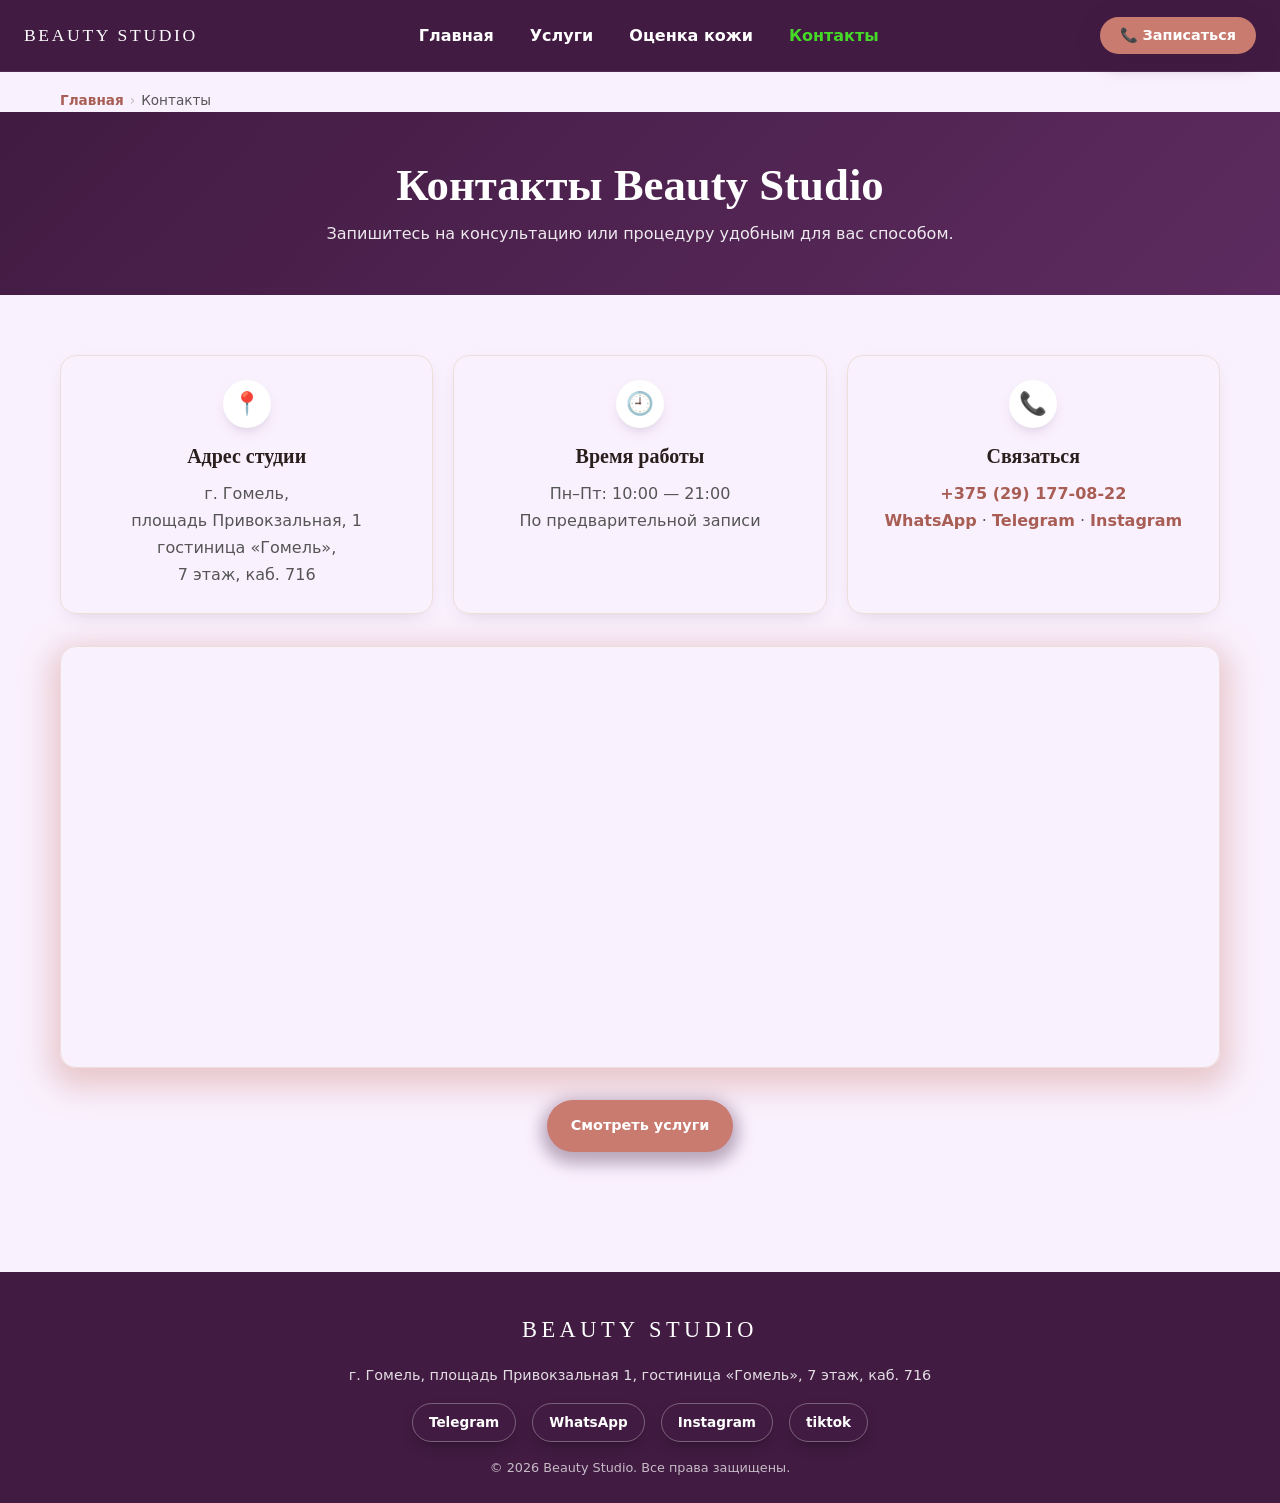
<file: contacts.html>
<!DOCTYPE html>
<html lang="ru">
<head>
    <meta charset="UTF-8">
    <meta name="viewport" content="width=device-width, initial-scale=1.0">
    <meta http-equiv="Content-Security-Policy" content="default-src 'self'; base-uri 'none'; form-action 'self'; connect-src 'self'; frame-src 'self' https://www.google.com; manifest-src 'self'; script-src 'self' 'nonce-abc123'; style-src 'self' fonts.googleapis.com; font-src 'self' fonts.gstatic.com; img-src 'self' data:; object-src 'none';">
    <meta name="theme-color" content="#411B42">
    <meta name="referrer" content="strict-origin-when-cross-origin">
    <title>Контакты Beauty Studio — косметология в Гомеле</title>
    <meta name="description" content="Контакты Beauty Studio: адрес, телефон, мессенджеры и схема проезда. Косметология в Гомеле, площадь Привокзальная 1, гостиница «Гомель», 7 этаж, каб. 716.">
    <link rel="canonical" href="https://kukoleva.github.io/cosmetologia/contacts.html">
    <link rel="icon" type="image/svg+xml" href="images/favicon.svg">
    <link rel="icon" type="image/png" sizes="96x96" href="images/favicon-96x96.png">
    <link rel="shortcut icon" href="images/favicon.ico">
    <link rel="apple-touch-icon" href="images/apple-touch-icon.png">
    <meta property="og:type" content="website">
    <meta property="og:title" content="Контакты Beauty Studio">
    <meta property="og:description" content="Адрес, телефон и мессенджеры косметологической студии Beauty Studio в Гомеле.">
    <meta property="og:url" content="https://kukoleva.github.io/cosmetologia/contacts.html">
    <meta property="og:image" content="https://kukoleva.github.io/cosmetologia/images/IMG_logo.jpeg">
    <link rel="preconnect" href="https://fonts.googleapis.com">
    <link rel="preconnect" href="https://fonts.gstatic.com" crossorigin>
    <link href="https://fonts.googleapis.com/css2?family=Cormorant+Garamond:wght@500;600&family=Karla:wght@400;600&display=swap" rel="stylesheet">
    <link rel="stylesheet" href="css/style.css">
    <script nonce="abc123" defer src="js/main.js"></script>
    <script type="application/ld+json" nonce="abc123">
    {
      "@context": "https://schema.org",
      "@type": "BeautySalon",
      "@id": "https://kukoleva.github.io/cosmetologia/#salon",
      "name": "Beauty Studio",
      "url": "https://kukoleva.github.io/cosmetologia/",
      "image": "https://kukoleva.github.io/cosmetologia/images/IMG_logo.jpeg",
      "telephone": "+375291770822",
      "priceRange": "$$",
      "description": "Студия эстетической косметологии в Гомеле",
      "address": {
        "@type": "PostalAddress",
        "streetAddress": "площадь Привокзальная, 1, гостиница «Гомель», 7 этаж, каб. 716",
        "addressLocality": "Гомель",
        "postalCode": "246000",
        "addressCountry": "BY"
      },
      "geo": { "@type": "GeoCoordinates", "latitude": 52.431244, "longitude": 30.992874 },
      "openingHoursSpecification": {
        "@type": "OpeningHoursSpecification",
        "dayOfWeek": ["Monday", "Tuesday", "Wednesday", "Thursday", "Friday"],
        "opens": "10:00",
        "closes": "21:00"
      }
    }
    </script>
    <script type="application/ld+json" nonce="abc123">
    {
      "@context": "https://schema.org",
      "@type": "BreadcrumbList",
      "itemListElement": [
        { "@type": "ListItem", "position": 1, "name": "Главная", "item": "https://kukoleva.github.io/cosmetologia/" },
        { "@type": "ListItem", "position": 2, "name": "Контакты", "item": "https://kukoleva.github.io/cosmetologia/contacts.html" }
      ]
    }
    </script>
</head>
<body>
    <header class="header">
        <a href="index.html" class="logo" aria-label="Beauty Studio — на главную"><span class="logo__tag">Beauty Studio</span></a>
        <nav class="nav" id="nav" aria-label="Главное меню">
            <a href="index.html">Главная</a>
            <a href="services.html">Услуги</a>
            <a href="skin-test.html">Оценка кожи</a>
            <a href="contacts.html" class="active">Контакты</a>
        </nav>
        <div class="nav-overlay" id="navOverlay" aria-hidden="true"></div>
        <button class="cta-btn" type="button" data-call aria-label="Записаться">📞 Записаться</button>
        <button class="burger" id="burger" type="button" aria-label="Открыть меню" aria-expanded="false" aria-controls="nav"><span></span><span></span><span></span></button>
    </header>

    <main id="top">
        <nav class="breadcrumbs" aria-label="Хлебные крошки">
            <div class="container">
                <ol>
                    <li><a href="index.html">Главная</a></li>
                    <li aria-current="page">Контакты</li>
                </ol>
            </div>
        </nav>

        <section class="page-hero">
            <h1>Контакты Beauty Studio</h1>
            <p>Запишитесь на консультацию или процедуру удобным для вас способом.</p>
        </section>

        <section class="section">
            <div class="container">
                <div class="contacts-grid">
                    <div class="contacts-card">
                        <span class="contacts-card__icon" aria-hidden="true">📍</span>
                        <h2 class="contacts-card__label">Адрес студии</h2>
                        <address class="contacts-card__address">
                            г. Гомель,<br>
                            площадь Привокзальная, 1<br>
                            гостиница «Гомель»,<br>
                            7 этаж, каб. 716
                        </address>
                    </div>
                    <div class="contacts-card">
                        <span class="contacts-card__icon" aria-hidden="true">🕘</span>
                        <h2 class="contacts-card__label">Время работы</h2>
                        <p class="contacts-card__text">Пн–Пт: 10:00 — 21:00</p>
                        <p class="contacts-card__text">По предварительной записи</p>
                    </div>
                    <div class="contacts-card">
                        <span class="contacts-card__icon" aria-hidden="true">📞</span>
                        <h2 class="contacts-card__label">Связаться</h2>
                        <p class="contacts-card__text"><a href="tel:+375291770822">+375 (29) 177-08-22</a></p>
                        <p class="contacts-card__text">
                            <a href="https://wa.me/375291770822" target="_blank" rel="noopener">WhatsApp</a> ·
                            <a href="https://t.me/kukoleva_cosmetology/" target="_blank" rel="noopener">Telegram</a> ·
                            <a href="https://instagram.com/kukoleva_cosmetology/" target="_blank" rel="noopener">Instagram</a>
                        </p>
                    </div>
                </div>

                <div class="contacts-map mt-32">
                    <iframe title="Карта проезда: Beauty Studio, Гомель, площадь Привокзальная 1" src="https://www.google.com/maps?q=52.431244,30.992874&hl=ru&z=17&output=embed" loading="lazy" referrerpolicy="no-referrer-when-downgrade" allowfullscreen></iframe>
                </div>

                <div class="center mt-32">
                    <a class="btn btn--primary" href="services.html">Смотреть услуги</a>
                </div>
            </div>
        </section>
    </main>

    <footer class="footer">
        <div class="container footer__inner">
            <p class="footer__title">Beauty Studio</p>
            <p class="footer__address">г. Гомель, площадь Привокзальная 1, гостиница «Гомель», 7 этаж, каб. 716</p>
            <nav class="socials" aria-label="Социальные сети">
                <a href="https://t.me/kukoleva_cosmetology/" class="socials__link" target="_blank" rel="noopener" aria-label="Telegram">Telegram</a>
                <a href="https://wa.me/375291770822" class="socials__link" target="_blank" rel="noopener" aria-label="WhatsApp">WhatsApp</a>
                <a href="https://instagram.com/kukoleva_cosmetology/" class="socials__link" target="_blank" rel="noopener" aria-label="Instagram">Instagram</a>
                <a href="https://www.tiktok.com/@kukoleva_cosmetology" class="socials__link" target="_blank" rel="noopener" aria-label="tiktok">tiktok</a>
            </nav>
            <p class="footer__copy">© 2026 Beauty Studio. Все права защищены.</p>
        </div>
    </footer>

    <div class="modal" id="callModal" role="dialog" aria-labelledby="modal-title" aria-modal="true" aria-hidden="true">
        <div class="modal__content" role="document">
            <span id="modal-title" class="modal__title">Записаться</span>
            <a class="modal__link only-mobile" href="tel:+375291770822">📞 Позвонить</a>
            <a class="modal__link only-mobile" href="https://wa.me/375291770822" target="_blank" rel="noopener">💬 WhatsApp</a>
            <a class="modal__link only-mobile" href="https://t.me/kukoleva_cosmetology/" target="_blank" rel="noopener">✈️ Telegram</a>
            <a class="modal__link only-desktop" href="https://instagram.com/kukoleva_cosmetology/" target="_blank" rel="noopener">📸 Instagram</a>
            <a class="modal__link only-desktop" href="https://www.tiktok.com/@kukoleva_cosmetology" target="_blank" rel="noopener">🌐 TikTok</a>
            <button class="modal__close" type="button">Закрыть</button>
        </div>
    </div>
</body>
</html>
</file>
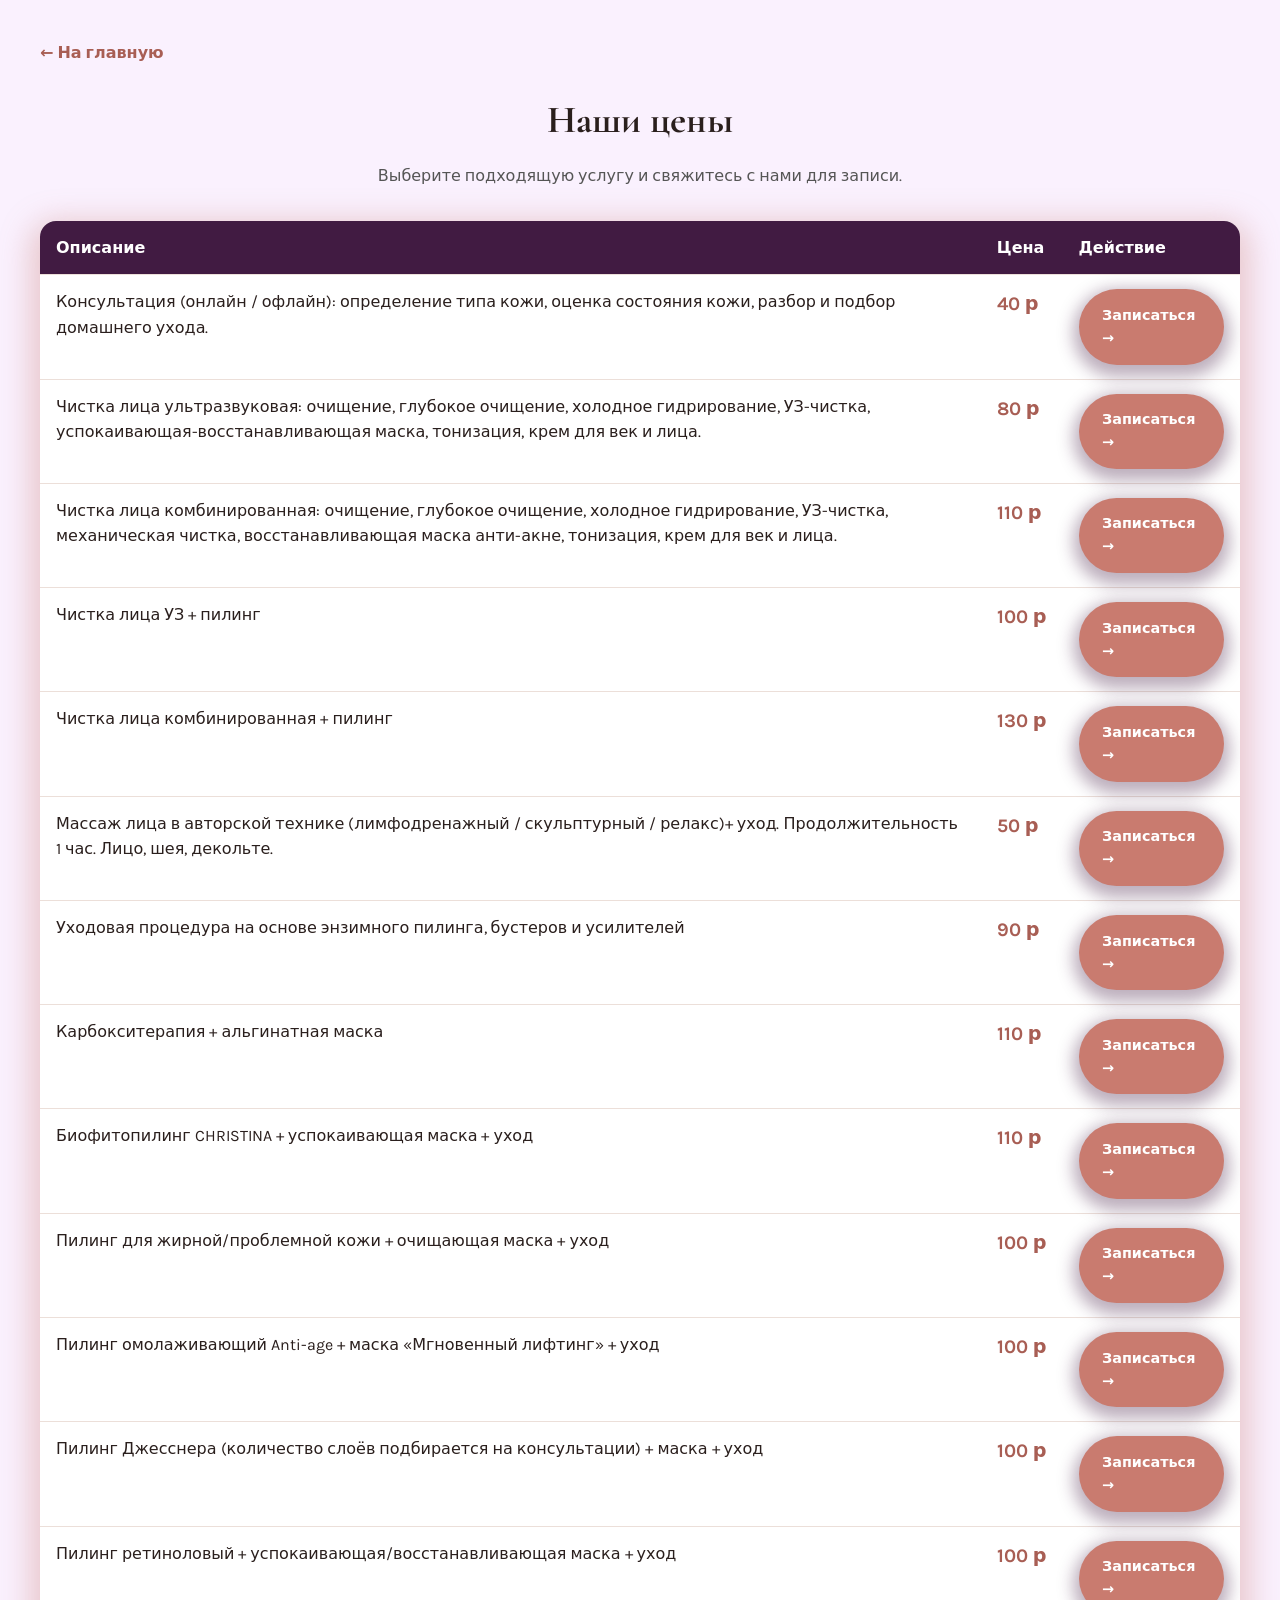
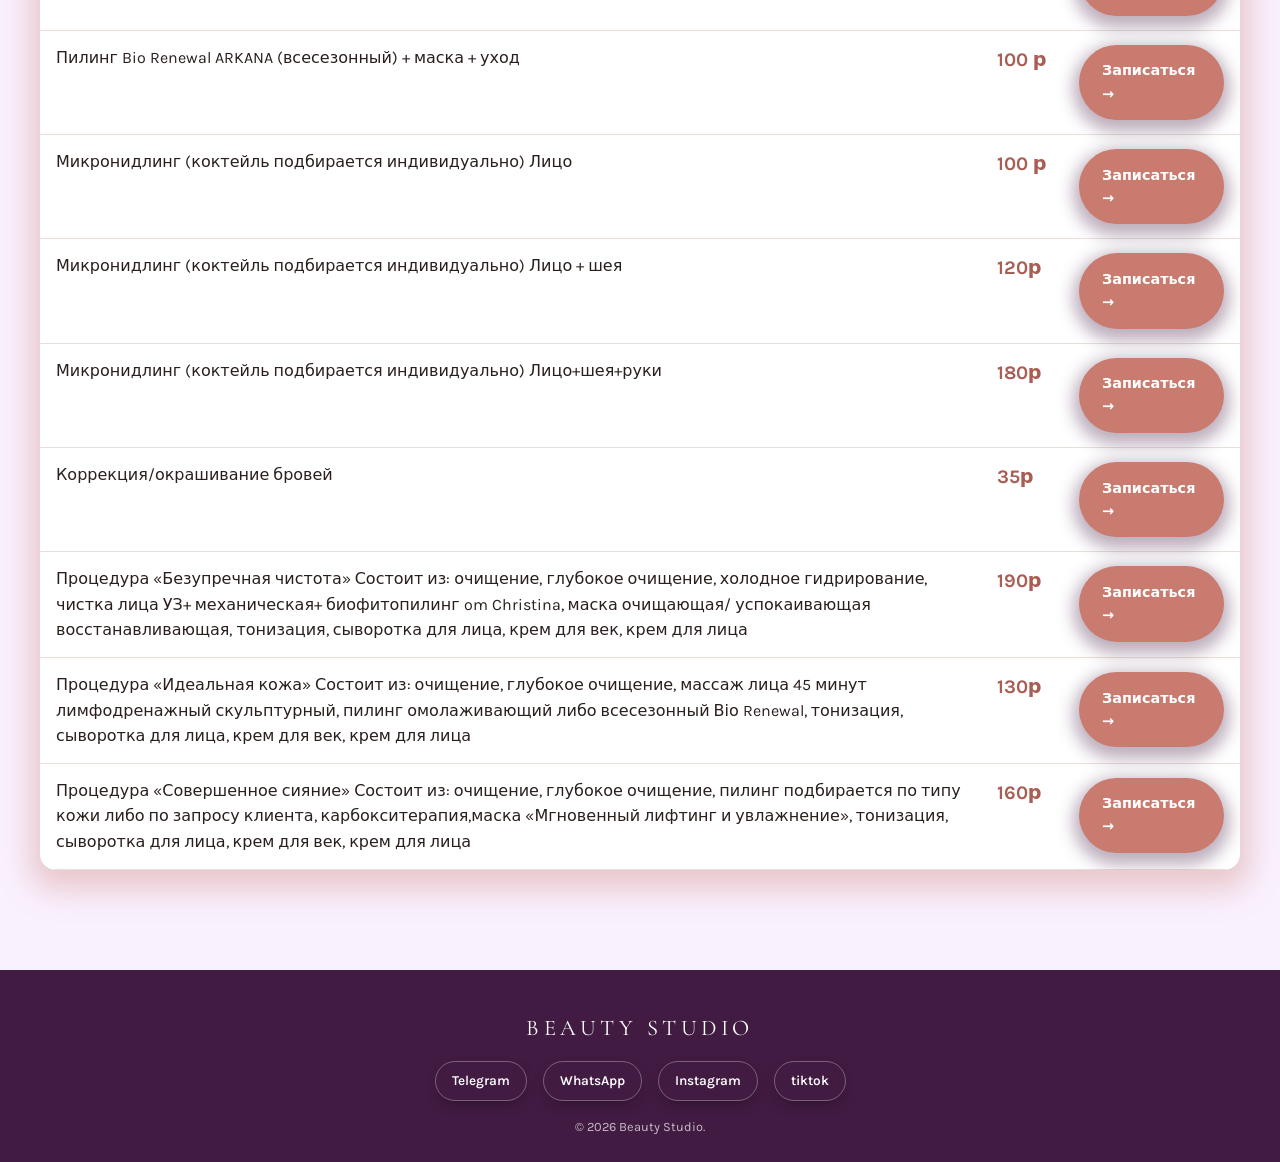
<file: prices.html>
<!DOCTYPE html>
<html lang="ru">

<head>
    <meta charset="UTF-8">
    <meta name="viewport" content="width=device-width, initial-scale=1.0">
    <title>Цены на услуги — Beauty Studio</title>
    <meta name="description"
        content="Полный прайс-лист косметологических услуг Beauty Studio: чистка лица, пилинги, массаж, уходовые процедуры.">
    <link rel="canonical" href="https://kukoleva.github.io/cosmetologia/prices.html" />
    <link rel="canonical" href="/prices.html" />
    <link rel="icon" type="image/jpeg" href="images/IMG_logo.jpeg" />
    <link rel="preconnect" href="https://fonts.googleapis.com">
    <link rel="preconnect" href="https://fonts.gstatic.com" crossorigin>
    <link
        href="https://fonts.googleapis.com/css2?family=Cormorant+Garamond:wght@500;600&family=Karla:wght@400;600&display=swap"
        rel="stylesheet">
    <link rel="stylesheet" href="style.css">
    <style>
        /* Стили под таблицу цен */
        .prices-page {
            padding: 40px 0;
        }

        .prices-page h1 {
            font-family: 'Cormorant Garamond', serif;
            font-size: 2.4rem;
            margin-bottom: 12px;
            text-align: center;
        }

        .prices-page .lead {
            text-align: center;
            margin-bottom: 32px;
            color: #555;
        }

        .pricing-table {
            width: 100%;
            border-collapse: collapse;
            margin-top: 20px;
            background: #fff;
            box-shadow: var(--shadow);
            border-radius: var(--radius);
            overflow: hidden;
        }

        .pricing-table th,
        .pricing-table td {
            border-bottom: 1px solid var(--border);
            padding: 14px 16px;
            text-align: left;
            vertical-align: top;
        }

        .pricing-table th {
            background: var(--header-bg);
            color: #fff;
            font-weight: 600;
        }

        .price-value {
            font-size: 1.2rem;
            font-weight: 700;
            color: var(--accent-dark);
            white-space: nowrap;
        }

        .back-link {
            display: inline-block;
            margin-bottom: 24px;
            color: var(--accent-dark);
            font-weight: 600;
        }

        /* ============================================================
           АДАПТИВ — ТАБЛИЦА ЦЕН
           На узких экранах обычная таблица не влезает по ширине и
           заставляет страницу «ездить» влево-вправо. Поэтому ниже
           640px превращаем её в стопку карточек: описание сверху,
           цена и кнопка — в одну строку снизу.
           ============================================================ */
        @media (max-width: 640px) {
            .pricing-table {
                display: block;
                width: 100%;
                background: transparent;
                box-shadow: none;
                border-radius: 0;
                margin-top: 12px;
            }

            .pricing-table thead {
                /* В карточной раскладке шапка таблицы не нужна */
                display: none;
            }

            .pricing-table tbody {
                display: block;
            }

            .pricing-table tr {
                display: grid;
                grid-template-columns: 1fr auto;
                align-items: center;
                gap: 12px 16px;
                padding: 16px;
                margin-bottom: 14px;
                background: #fff;
                border: 1px solid var(--border);
                border-radius: var(--radius);
                box-shadow: var(--shadow);
            }

            .pricing-table tr:last-child {
                margin-bottom: 0;
            }

            .pricing-table td {
                display: block;
                min-width: 0;
                padding: 0;
                border: 0;
                text-align: left;
            }

            /* Описание — на всю ширину карточки */
            .pricing-table td:first-child {
                grid-column: 1 / -1;
                overflow-wrap: break-word;
            }

            /* Цена — слева */
            .pricing-table td:nth-child(2) {
                grid-column: 1;
            }

            /* Кнопка «Записаться» — справа */
            .pricing-table td:last-child {
                grid-column: 2;
                text-align: right;
            }

            .price-value {
                font-size: 1.15rem;
            }

            .pricing-table .btn {
                padding: .7rem 1.1rem;
                white-space: nowrap;
            }
        }
    </style>
</head>

<body>
    <div class="container prices-page">
        <a class="back-link" href="index.html">← На главную</a>
        <h1>Наши цены</h1>
        <p class="lead">Выберите подходящую услугу и свяжитесь с нами для записи.</p>

        <table class="pricing-table">
            <thead>
                <tr>
                    <th>Описание</th>
                    <th>Цена</th>
                    <th>Действие</th>
                </tr>
            </thead>
            <tbody>
                <tr>
                    <td>Консультация (онлайн / офлайн): определение типа кожи, оценка состояния кожи, разбор и подбор
                        домашнего ухода.</td>
                    <td><span class="price-value">40 р</span></td>
                    <td><a href="index.html#contacts" class="btn btn--primary">Записаться →</a></td>
                </tr>
                <tr>
                    <td>Чистка лица ультразвуковая: очищение, глубокое очищение, холодное гидрирование, УЗ-чистка,
                        успокаивающая-восстанавливающая маска, тонизация, крем для век и лица.</td>
                    <td><span class="price-value">80 р</span></td>
                    <td><a href="index.html#contacts" class="btn btn--primary">Записаться →</a></td>
                </tr>
                <tr>
                    <td>Чистка лица комбинированная: очищение, глубокое очищение, холодное гидрирование, УЗ-чистка,
                        механическая чистка, восстанавливающая маска анти-акне, тонизация, крем для век и лица.</td>
                    <td><span class="price-value">110 р</span></td>
                    <td><a href="index.html#contacts" class="btn btn--primary">Записаться →</a></td>
                </tr>
                <tr>
                    <td>Чистка лица УЗ + пилинг</td>
                    <td><span class="price-value">100 р</span></td>
                    <td><a href="index.html#contacts" class="btn btn--primary">Записаться →</a></td>
                </tr>
                <tr>
                    <td>Чистка лица комбинированная + пилинг</td>
                    <td><span class="price-value">130 р</span></td>
                    <td><a href="index.html#contacts" class="btn btn--primary">Записаться →</a></td>
                </tr>
                <tr>
                    <td>Массаж лица в авторской технике (лимфодренажный / скульптурный / релакс)+ уход.
                        Продолжительность 1 час. Лицо, шея, декольте.</td>
                    <td><span class="price-value">50 р</span></td>
                    <td><a href="index.html#contacts" class="btn btn--primary">Записаться →</a></td>
                </tr>
                <tr>
                    <td>Уходовая процедура на основе энзимного пилинга, бустеров и усилителей</td>
                    <td><span class="price-value">90 р</span></td>
                    <td><a href="index.html#contacts" class="btn btn--primary">Записаться →</a></td>
                </tr>
                <tr>
                    <td>Карбокситерапия + альгинатная маска</td>
                    <td><span class="price-value">110 р</span></td>
                    <td><a href="index.html#contacts" class="btn btn--primary">Записаться →</a></td>
                </tr>
                <tr>
                    <td>Биофитопилинг CHRISTINA + успокаивающая маска + уход</td>
                    <td><span class="price-value">110 р</span></td>
                    <td><a href="index.html#contacts" class="btn btn--primary">Записаться →</a></td>
                </tr>
                <tr>
                    <td>Пилинг для жирной/проблемной кожи + очищающая маска + уход</td>
                    <td><span class="price-value">100 р</span></td>
                    <td><a href="index.html#contacts" class="btn btn--primary">Записаться →</a></td>
                </tr>
                <tr>
                    <td>Пилинг омолаживающий Anti-age + маска «Мгновенный лифтинг» + уход</td>
                    <td><span class="price-value">100 р</span></td>
                    <td><a href="index.html#contacts" class="btn btn--primary">Записаться →</a></td>
                </tr>
                <tr>
                    <td>Пилинг Джесснера (количество слоёв подбирается на консультации) + маска + уход</td>
                    <td><span class="price-value">100 р</span></td>
                    <td><a href="index.html#contacts" class="btn btn--primary">Записаться →</a></td>
                </tr>
                <tr>
                    <td>Пилинг ретиноловый + успокаивающая/восстанавливающая маска + уход</td>
                    <td><span class="price-value">100 р</span></td>
                    <td><a href="index.html#contacts" class="btn btn--primary">Записаться →</a></td>
                </tr>
                <tr>
                    <td>Пилинг Bio Renewal ARKANA (всесезонный) + маска + уход</td>
                    <td><span class="price-value">100 р</span></td>
                    <td><a href="index.html#contacts" class="btn btn--primary">Записаться →</a></td>
                </tr>
                <tr>
                    <td>Микронидлинг (коктейль подбирается индивидуально) Лицо</td>
                    <td><span class="price-value">100 р</span></td>
                    <td><a href="index.html#contacts" class="btn btn--primary">Записаться →</a></td>
                </tr>
                <tr>
                    <td>Микронидлинг (коктейль подбирается индивидуально) Лицо + шея</td>
                    <td><span class="price-value">120р</span></td>
                    <td><a href="index.html#contacts" class="btn btn--primary">Записаться →</a></td>
                </tr>
                <tr>
                    <td>Микронидлинг (коктейль подбирается индивидуально) Лицо+шея+руки </td>
                    <td><span class="price-value">180р </span></td>
                    <td><a href="index.html#contacts" class="btn btn--primary">Записаться →</a></td>
                </tr>
                <tr>
                    <td>Коррекция/окрашивание бровей</td>
                    <td><span class="price-value">35р</span></td>
                    <td><a href="index.html#contacts" class="btn btn--primary">Записаться →</a></td>
                </tr>
                <tr>
                    <td>Процедура «Безупречная чистота»
                        Состоит из: очищение, глубокое очищение, холодное гидрирование, чистка лица
                        УЗ+ механическая+ биофитопилинг
                        om Christina, маска очищающая/ успокаивающая восстанавливающая, тонизация, сыворотка для лица,
                        крем для век, крем для лица</td>
                    <td><span class="price-value">190р</span></td>
                    <td><a href="index.html#contacts" class="btn btn--primary">Записаться →</a></td>
                </tr>
                <tr>
                    <td>Процедура «Идеальная кожа»
                        Состоит из: очищение, глубокое очищение, массаж лица 45 минут лимфодренажный скульптурный,
                        пилинг
                        омолаживающий либо всесезонный Віо
                        Renewal, тонизация, сыворотка для лица, крем для век, крем для лица</td>
                    <td><span class="price-value">130р</span></td>
                    <td><a href="index.html#contacts" class="btn btn--primary">Записаться →</a></td>
                </tr>
                <tr>
                    <td>Процедура «Совершенное сияние»
                        Состоит из: очищение, глубокое очищение, пилинг подбирается по типу кожи либо по запросу
                        клиента, карбокситерапия,маска
                        «Мгновенный лифтинг и увлажнение», тонизация, сыворотка для лица, крем для век, крем для лица
                    </td>
                    <td><span class="price-value">160р</span></td>
                    <td><a href="index.html#contacts" class="btn btn--primary">Записаться →</a></td>
                </tr>
            </tbody>
        </table>
    </div>

    <footer class="footer">
        <div class="container footer__inner">
            <p class="footer__title">Beauty Studio</p>
            <nav class="socials">
                <a href="https://t.me/kukoleva_cosmetology/" class="socials__link" target="_blank" rel="noopener">Telegram</a>
                <a href="https://wa.me/375291770822" class="socials__link" target="_blank" rel="noopener">WhatsApp</a>
                <a href="https://instagram.com/kukoleva_cosmetology/" class="socials__link" target="_blank"
                    rel="noopener">Instagram</a>
                <a href="https://www.tiktok.com/@kukoleva_cosmetology?_r=1" class="socials__link" target="_blank" rel="noopener">tiktok</a>
            </nav>
            <p class="footer__copy">© 2026 Beauty Studio.</p>
        </div>
    </footer>
</body>

</html>
</file>
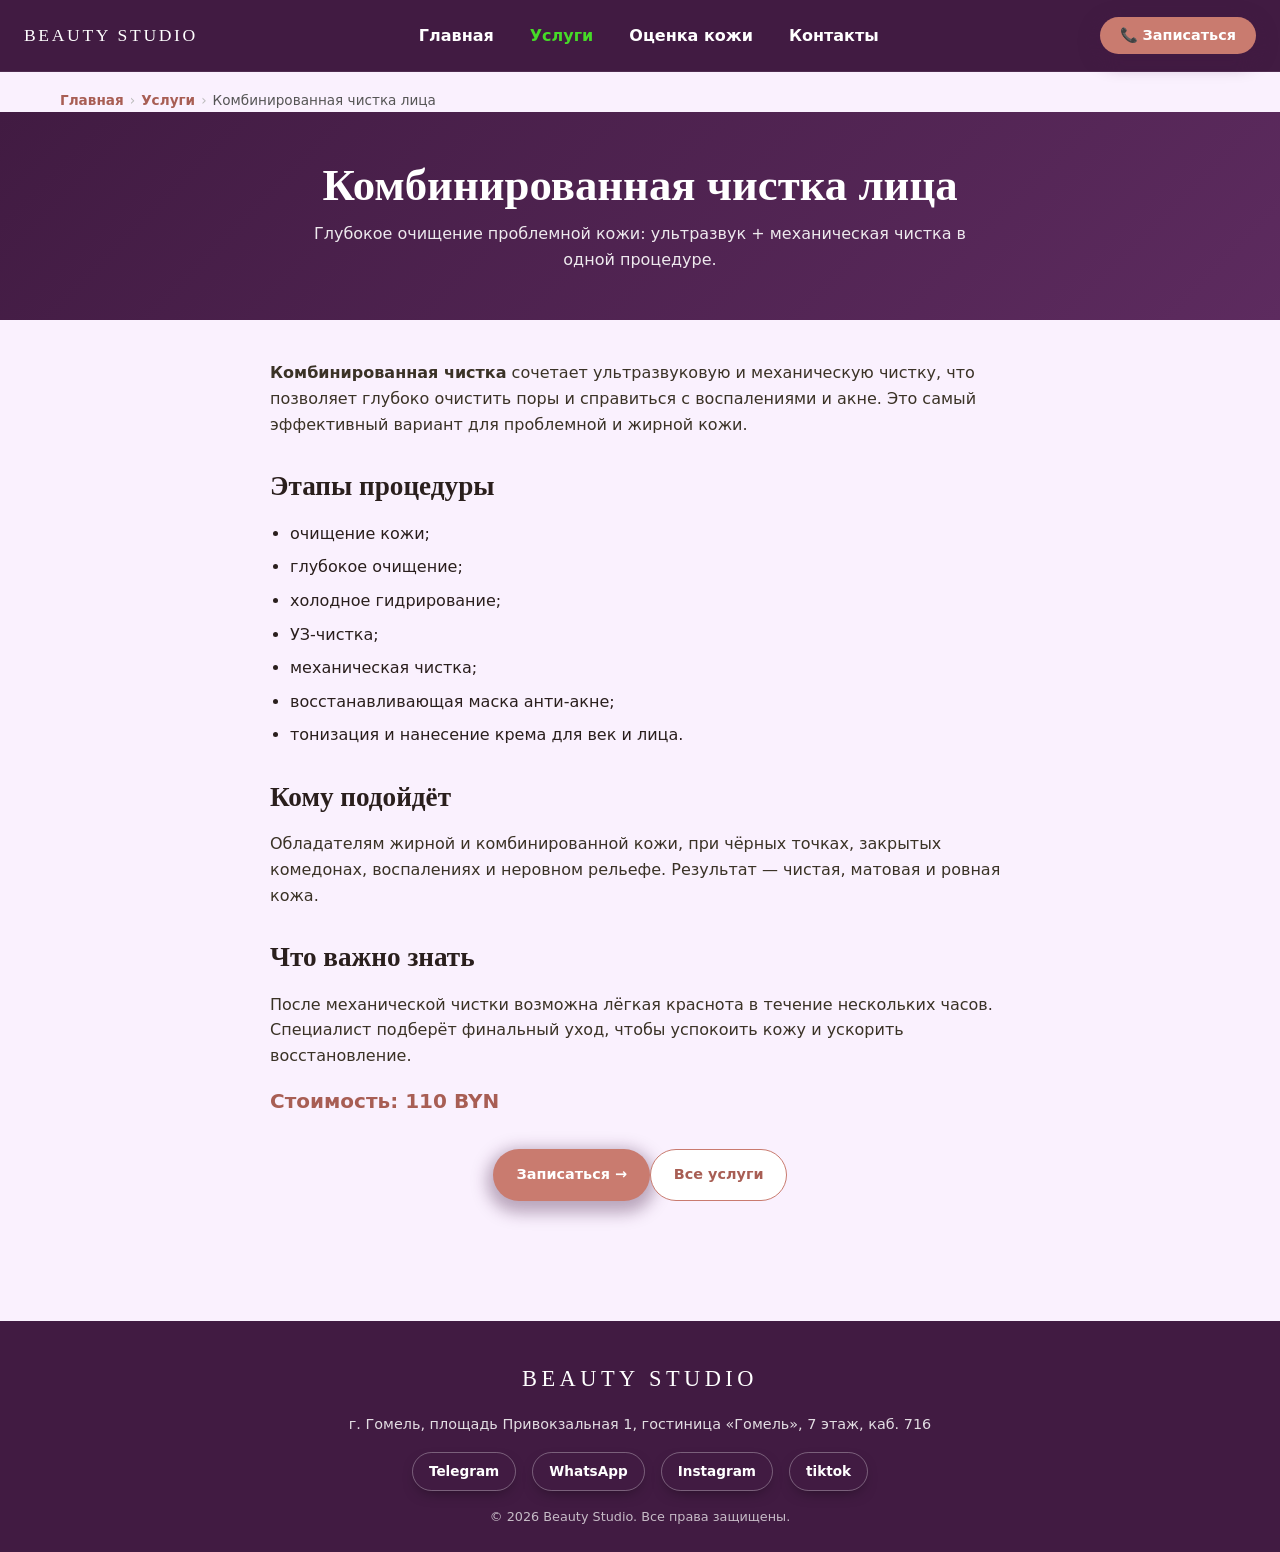
<file: service-combined-cleaning.html>
<!DOCTYPE html>
<html lang="ru">
<head>
    <meta charset="UTF-8">
    <meta name="viewport" content="width=device-width, initial-scale=1.0">
    <meta http-equiv="Content-Security-Policy" content="default-src 'self'; base-uri 'none'; form-action 'self'; connect-src 'self'; frame-src 'self' https://www.google.com; manifest-src 'self'; script-src 'self' 'nonce-abc123'; style-src 'self' fonts.googleapis.com; font-src 'self' fonts.gstatic.com; img-src 'self' data:; object-src 'none';">
    <meta name="theme-color" content="#411B42">
    <meta name="referrer" content="strict-origin-when-cross-origin">
    <title>Комбинированная чистка лица в Гомеле — Beauty Studio</title>
    <meta name="description" content="Комбинированная чистка лица в Гомеле: УЗ-чистка + механическая чистка, маска анти-акне. Глубокое очищение проблемной кожи. Запись по телефону.">
    <link rel="canonical" href="https://kukoleva.github.io/cosmetologia/service-combined-cleaning.html">
    <link rel="icon" type="image/svg+xml" href="images/favicon.svg">
    <link rel="icon" type="image/png" sizes="96x96" href="images/favicon-96x96.png">
    <link rel="shortcut icon" href="images/favicon.ico">
    <link rel="apple-touch-icon" href="images/apple-touch-icon.png">
    <meta property="og:type" content="website">
    <meta property="og:title" content="Комбинированная чистка лица — Beauty Studio">
    <meta property="og:description" content="Глубокое очищение проблемной кожи: УЗ + механическая чистка.">
    <meta property="og:url" content="https://kukoleva.github.io/cosmetologia/service-combined-cleaning.html">
    <meta property="og:image" content="https://kukoleva.github.io/cosmetologia/images/IMG_logo.jpeg">
    <link rel="preconnect" href="https://fonts.googleapis.com">
    <link rel="preconnect" href="https://fonts.gstatic.com" crossorigin>
    <link href="https://fonts.googleapis.com/css2?family=Cormorant+Garamond:wght@500;600&family=Karla:wght@400;600&display=swap" rel="stylesheet">
    <link rel="stylesheet" href="css/style.css">
    <script nonce="abc123" defer src="js/main.js"></script>
    <script type="application/ld+json" nonce="abc123">
    {
      "@context": "https://schema.org",
      "@type": "Service",
      "@id": "https://kukoleva.github.io/cosmetologia/service-combined-cleaning.html#service",
      "name": "Чистка лица комбинированная",
      "description": "Очищение, глубокое очищение, холодное гидрирование, УЗ-чистка, механическая чистка, восстанавливающая маска анти-акне, тонизация, крем для век и лица.",
      "serviceType": "Косметология",
      "provider": {
        "@type": "BeautySalon",
        "@id": "https://kukoleva.github.io/cosmetologia/#salon",
        "name": "Beauty Studio",
        "telephone": "+375291770822",
        "address": {
          "@type": "PostalAddress",
          "streetAddress": "площадь Привокзальная, 1, гостиница «Гомель», 7 этаж, каб. 716",
          "addressLocality": "Гомель",
          "postalCode": "246000",
          "addressCountry": "BY"
        }
      },
      "areaServed": { "@type": "Place", "name": "Гомель" },
      "offers": { "@type": "Offer", "price": "110", "priceCurrency": "BYN" }
    }
    </script>
    <script type="application/ld+json" nonce="abc123">
    {
      "@context": "https://schema.org",
      "@type": "BreadcrumbList",
      "itemListElement": [
        { "@type": "ListItem", "position": 1, "name": "Главная", "item": "https://kukoleva.github.io/cosmetologia/" },
        { "@type": "ListItem", "position": 2, "name": "Услуги", "item": "https://kukoleva.github.io/cosmetologia/services.html" },
        { "@type": "ListItem", "position": 3, "name": "Комбинированная чистка лица", "item": "https://kukoleva.github.io/cosmetologia/service-combined-cleaning.html" }
      ]
    }
    </script>
</head>
<body>
    <header class="header">
        <a href="index.html" class="logo" aria-label="Beauty Studio — на главную"><span class="logo__tag">Beauty Studio</span></a>
        <nav class="nav" id="nav" aria-label="Главное меню">
            <a href="index.html">Главная</a>
            <a href="services.html" class="active">Услуги</a>
            <a href="skin-test.html">Оценка кожи</a>
            <a href="contacts.html">Контакты</a>
        </nav>
        <div class="nav-overlay" id="navOverlay" aria-hidden="true"></div>
        <button class="cta-btn" type="button" data-call aria-label="Записаться">📞 Записаться</button>
        <button class="burger" id="burger" type="button" aria-label="Открыть меню" aria-expanded="false" aria-controls="nav"><span></span><span></span><span></span></button>
    </header>

    <main id="top">
        <nav class="breadcrumbs" aria-label="Хлебные крошки">
            <div class="container">
                <ol>
                    <li><a href="index.html">Главная</a></li>
                    <li><a href="services.html">Услуги</a></li>
                    <li aria-current="page">Комбинированная чистка лица</li>
                </ol>
            </div>
        </nav>

        <section class="page-hero">
            <h1>Комбинированная чистка лица</h1>
            <p>Глубокое очищение проблемной кожи: ультразвук + механическая чистка в одной процедуре.</p>
        </section>

        <article class="text-content">
            <p><strong>Комбинированная чистка</strong> сочетает ультразвуковую и механическую чистку, что позволяет глубоко очистить поры и справиться с воспалениями и акне. Это самый эффективный вариант для проблемной и жирной кожи.</p>

            <h2>Этапы процедуры</h2>
            <ul>
                <li>очищение кожи;</li>
                <li>глубокое очищение;</li>
                <li>холодное гидрирование;</li>
                <li>УЗ-чистка;</li>
                <li>механическая чистка;</li>
                <li>восстанавливающая маска анти-акне;</li>
                <li>тонизация и нанесение крема для век и лица.</li>
            </ul>

            <h2>Кому подойдёт</h2>
            <p>Обладателям жирной и комбинированной кожи, при чёрных точках, закрытых комедонах, воспалениях и неровном рельефе. Результат — чистая, матовая и ровная кожа.</p>

            <h2>Что важно знать</h2>
            <p>После механической чистки возможна лёгкая краснота в течение нескольких часов. Специалист подберёт финальный уход, чтобы успокоить кожу и ускорить восстановление.</p>

            <p class="service-card__price">Стоимость: 110 BYN</p>

            <div class="center mt-32">
                <a class="btn btn--primary" href="contacts.html">Записаться →</a>
                <a class="btn btn--outline" href="services.html">Все услуги</a>
            </div>
        </article>
    </main>

    <footer class="footer">
        <div class="container footer__inner">
            <p class="footer__title">Beauty Studio</p>
            <p class="footer__address">г. Гомель, площадь Привокзальная 1, гостиница «Гомель», 7 этаж, каб. 716</p>
            <nav class="socials" aria-label="Социальные сети">
                <a href="https://t.me/kukoleva_cosmetology/" class="socials__link" target="_blank" rel="noopener" aria-label="Telegram">Telegram</a>
                <a href="https://wa.me/375291770822" class="socials__link" target="_blank" rel="noopener" aria-label="WhatsApp">WhatsApp</a>
                <a href="https://instagram.com/kukoleva_cosmetology/" class="socials__link" target="_blank" rel="noopener" aria-label="Instagram">Instagram</a>
                <a href="https://www.tiktok.com/@kukoleva_cosmetology" class="socials__link" target="_blank" rel="noopener" aria-label="tiktok">tiktok</a>
            </nav>
            <p class="footer__copy">© 2026 Beauty Studio. Все права защищены.</p>
        </div>
    </footer>

    <div class="modal" id="callModal" role="dialog" aria-labelledby="modal-title" aria-modal="true" aria-hidden="true">
        <div class="modal__content" role="document">
            <span id="modal-title" class="modal__title">Записаться</span>
            <a class="modal__link only-mobile" href="tel:+375291770822">📞 Позвонить</a>
            <a class="modal__link only-mobile" href="https://wa.me/375291770822" target="_blank" rel="noopener">💬 WhatsApp</a>
            <a class="modal__link only-mobile" href="https://t.me/kukoleva_cosmetology/" target="_blank" rel="noopener">✈️ Telegram</a>
            <a class="modal__link only-desktop" href="https://instagram.com/kukoleva_cosmetology/" target="_blank" rel="noopener">📸 Instagram</a>
            <a class="modal__link only-desktop" href="https://www.tiktok.com/@kukoleva_cosmetology" target="_blank" rel="noopener">🌐 TikTok</a>
            <button class="modal__close" type="button">Закрыть</button>
        </div>
    </div>
</body>
</html>
</file>
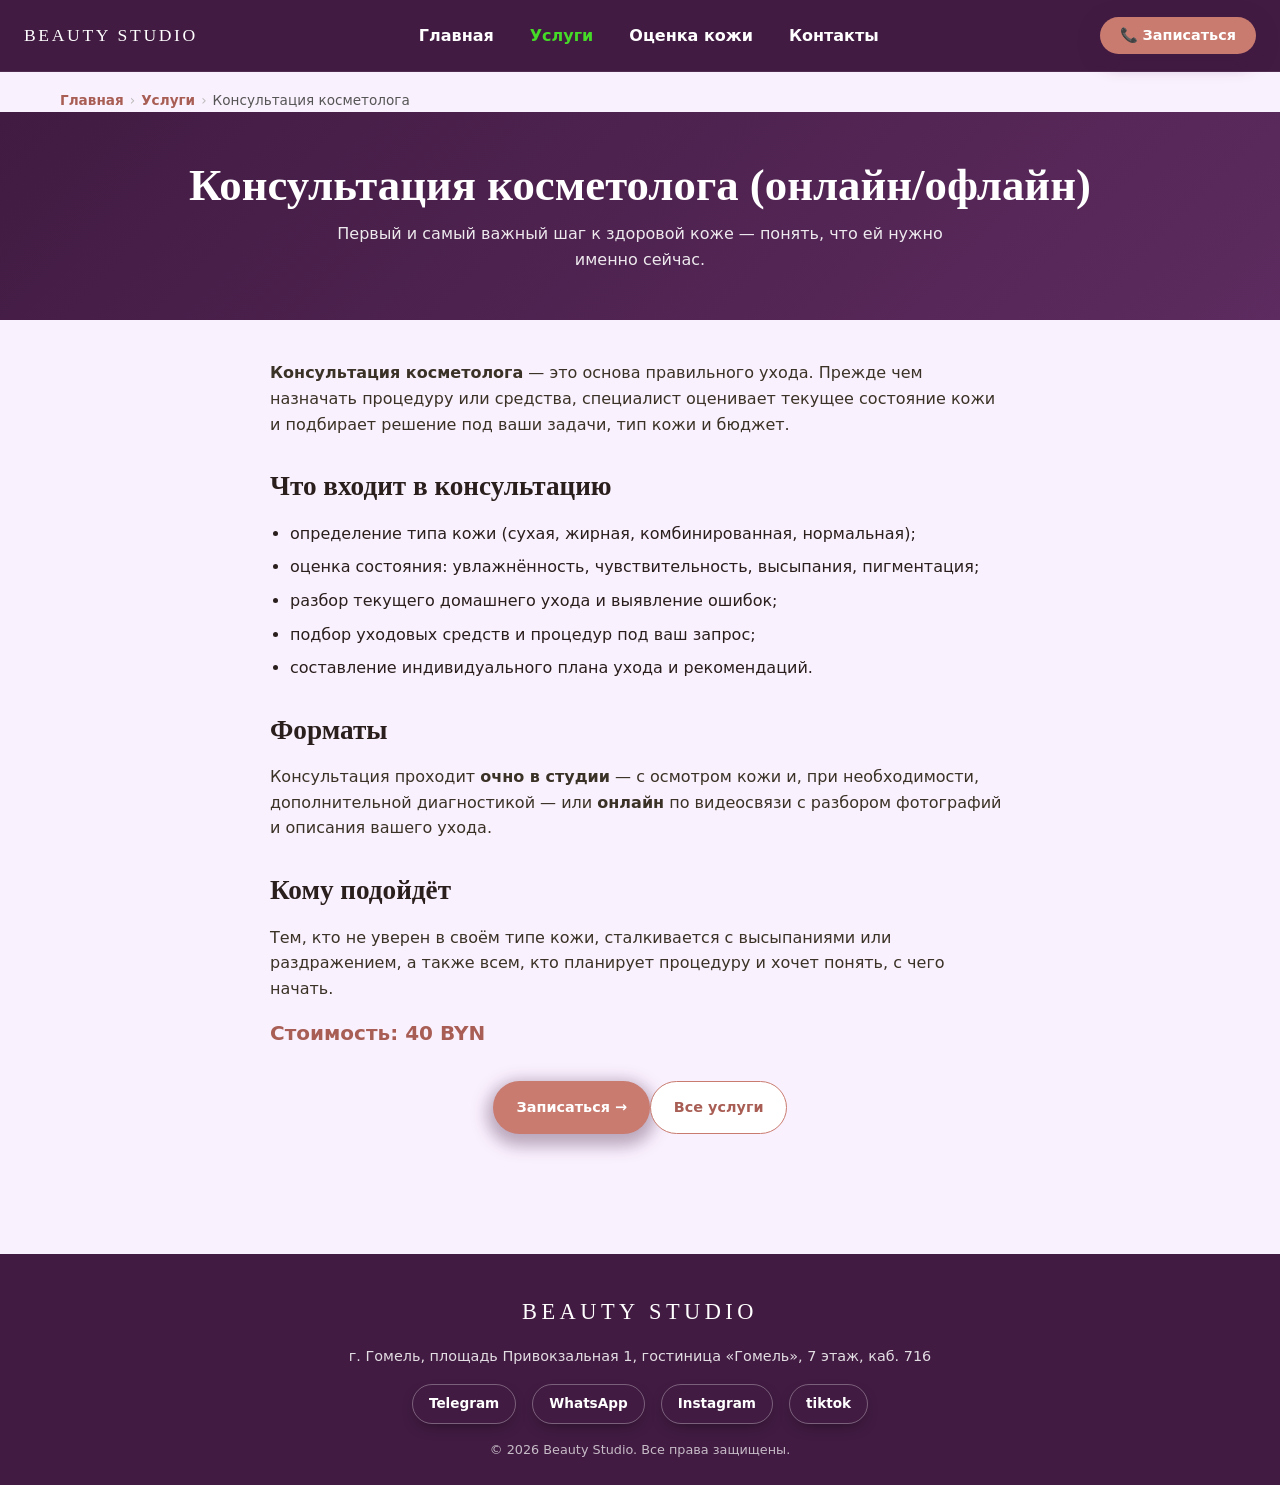
<file: service-consultation.html>
<!DOCTYPE html>
<html lang="ru">
<head>
    <meta charset="UTF-8">
    <meta name="viewport" content="width=device-width, initial-scale=1.0">
    <meta http-equiv="Content-Security-Policy" content="default-src 'self'; base-uri 'none'; form-action 'self'; connect-src 'self'; frame-src 'self' https://www.google.com; manifest-src 'self'; script-src 'self' 'nonce-abc123'; style-src 'self' fonts.googleapis.com; font-src 'self' fonts.gstatic.com; img-src 'self' data:; object-src 'none';">
    <meta name="theme-color" content="#411B42">
    <meta name="referrer" content="strict-origin-when-cross-origin">
    <title>Консультация косметолога (онлайн/офлайн) в Гомеле — Beauty Studio</title>
    <meta name="description" content="Консультация косметолога онлайн и офлайн в Гомеле: определение типа кожи, оценка состояния, разбор и подбор домашнего ухода. Запись по телефону.">
    <link rel="canonical" href="https://kukoleva.github.io/cosmetologia/service-consultation.html">
    <link rel="icon" type="image/svg+xml" href="images/favicon.svg">
    <link rel="icon" type="image/png" sizes="96x96" href="images/favicon-96x96.png">
    <link rel="shortcut icon" href="images/favicon.ico">
    <link rel="apple-touch-icon" href="images/apple-touch-icon.png">
    <meta property="og:type" content="website">
    <meta property="og:title" content="Консультация косметолога (онлайн/офлайн) — Beauty Studio">
    <meta property="og:description" content="Определение типа кожи, оценка состояния, разбор домашнего ухода. Онлайн и офлайн.">
    <meta property="og:url" content="https://kukoleva.github.io/cosmetologia/service-consultation.html">
    <meta property="og:image" content="https://kukoleva.github.io/cosmetologia/images/IMG_logo.jpeg">
    <link rel="preconnect" href="https://fonts.googleapis.com">
    <link rel="preconnect" href="https://fonts.gstatic.com" crossorigin>
    <link href="https://fonts.googleapis.com/css2?family=Cormorant+Garamond:wght@500;600&family=Karla:wght@400;600&display=swap" rel="stylesheet">
    <link rel="stylesheet" href="css/style.css">
    <script nonce="abc123" defer src="js/main.js"></script>
    <script type="application/ld+json" nonce="abc123">
    {
      "@context": "https://schema.org",
      "@type": "Service",
      "@id": "https://kukoleva.github.io/cosmetologia/service-consultation.html#service",
      "name": "Консультация косметолога (онлайн/офлайн)",
      "description": "Определение типа кожи, оценка состояния, разбор и подбор домашнего ухода. Онлайн и офлайн в Гомеле.",
      "serviceType": "Косметология",
      "provider": {
        "@type": "BeautySalon",
        "@id": "https://kukoleva.github.io/cosmetologia/#salon",
        "name": "Beauty Studio",
        "telephone": "+375291770822",
        "address": {
          "@type": "PostalAddress",
          "streetAddress": "площадь Привокзальная, 1, гостиница «Гомель», 7 этаж, каб. 716",
          "addressLocality": "Гомель",
          "postalCode": "246000",
          "addressCountry": "BY"
        }
      },
      "areaServed": { "@type": "Place", "name": "Гомель" },
      "offers": { "@type": "Offer", "price": "40", "priceCurrency": "BYN" }
    }
    </script>
    <script type="application/ld+json" nonce="abc123">
    {
      "@context": "https://schema.org",
      "@type": "BreadcrumbList",
      "itemListElement": [
        { "@type": "ListItem", "position": 1, "name": "Главная", "item": "https://kukoleva.github.io/cosmetologia/" },
        { "@type": "ListItem", "position": 2, "name": "Услуги", "item": "https://kukoleva.github.io/cosmetologia/services.html" },
        { "@type": "ListItem", "position": 3, "name": "Консультация косметолога", "item": "https://kukoleva.github.io/cosmetologia/service-consultation.html" }
      ]
    }
    </script>
</head>
<body>
    <header class="header">
        <a href="index.html" class="logo" aria-label="Beauty Studio — на главную"><span class="logo__tag">Beauty Studio</span></a>
        <nav class="nav" id="nav" aria-label="Главное меню">
            <a href="index.html">Главная</a>
            <a href="services.html" class="active">Услуги</a>
            <a href="skin-test.html">Оценка кожи</a>
            <a href="contacts.html">Контакты</a>
        </nav>
        <div class="nav-overlay" id="navOverlay" aria-hidden="true"></div>
        <button class="cta-btn" type="button" data-call aria-label="Записаться">📞 Записаться</button>
        <button class="burger" id="burger" type="button" aria-label="Открыть меню" aria-expanded="false" aria-controls="nav"><span></span><span></span><span></span></button>
    </header>

    <main id="top">
        <nav class="breadcrumbs" aria-label="Хлебные крошки">
            <div class="container">
                <ol>
                    <li><a href="index.html">Главная</a></li>
                    <li><a href="services.html">Услуги</a></li>
                    <li aria-current="page">Консультация косметолога</li>
                </ol>
            </div>
        </nav>

        <section class="page-hero">
            <h1>Консультация косметолога (онлайн/офлайн)</h1>
            <p>Первый и самый важный шаг к здоровой коже — понять, что ей нужно именно сейчас.</p>
        </section>

        <article class="text-content">
            <p><strong>Консультация косметолога</strong> — это основа правильного ухода. Прежде чем назначать процедуру или средства, специалист оценивает текущее состояние кожи и подбирает решение под ваши задачи, тип кожи и бюджет.</p>

            <h2>Что входит в консультацию</h2>
            <ul>
                <li>определение типа кожи (сухая, жирная, комбинированная, нормальная);</li>
                <li>оценка состояния: увлажнённость, чувствительность, высыпания, пигментация;</li>
                <li>разбор текущего домашнего ухода и выявление ошибок;</li>
                <li>подбор уходовых средств и процедур под ваш запрос;</li>
                <li>составление индивидуального плана ухода и рекомендаций.</li>
            </ul>

            <h2>Форматы</h2>
            <p>Консультация проходит <strong>очно в студии</strong> — с осмотром кожи и, при необходимости, дополнительной диагностикой — или <strong>онлайн</strong> по видеосвязи с разбором фотографий и описания вашего ухода.</p>

            <h2>Кому подойдёт</h2>
            <p>Тем, кто не уверен в своём типе кожи, сталкивается с высыпаниями или раздражением, а также всем, кто планирует процедуру и хочет понять, с чего начать.</p>

            <p class="service-card__price">Стоимость: 40 BYN</p>

            <div class="center mt-32">
                <a class="btn btn--primary" href="contacts.html">Записаться →</a>
                <a class="btn btn--outline" href="services.html">Все услуги</a>
            </div>
        </article>
    </main>

    <footer class="footer">
        <div class="container footer__inner">
            <p class="footer__title">Beauty Studio</p>
            <p class="footer__address">г. Гомель, площадь Привокзальная 1, гостиница «Гомель», 7 этаж, каб. 716</p>
            <nav class="socials" aria-label="Социальные сети">
                <a href="https://t.me/kukoleva_cosmetology/" class="socials__link" target="_blank" rel="noopener" aria-label="Telegram">Telegram</a>
                <a href="https://wa.me/375291770822" class="socials__link" target="_blank" rel="noopener" aria-label="WhatsApp">WhatsApp</a>
                <a href="https://instagram.com/kukoleva_cosmetology/" class="socials__link" target="_blank" rel="noopener" aria-label="Instagram">Instagram</a>
                <a href="https://www.tiktok.com/@kukoleva_cosmetology" class="socials__link" target="_blank" rel="noopener" aria-label="tiktok">tiktok</a>
            </nav>
            <p class="footer__copy">© 2026 Beauty Studio. Все права защищены.</p>
        </div>
    </footer>

    <div class="modal" id="callModal" role="dialog" aria-labelledby="modal-title" aria-modal="true" aria-hidden="true">
        <div class="modal__content" role="document">
            <span id="modal-title" class="modal__title">Записаться</span>
            <a class="modal__link only-mobile" href="tel:+375291770822">📞 Позвонить</a>
            <a class="modal__link only-mobile" href="https://wa.me/375291770822" target="_blank" rel="noopener">💬 WhatsApp</a>
            <a class="modal__link only-mobile" href="https://t.me/kukoleva_cosmetology/" target="_blank" rel="noopener">✈️ Telegram</a>
            <a class="modal__link only-desktop" href="https://instagram.com/kukoleva_cosmetology/" target="_blank" rel="noopener">📸 Instagram</a>
            <a class="modal__link only-desktop" href="https://www.tiktok.com/@kukoleva_cosmetology" target="_blank" rel="noopener">🌐 TikTok</a>
            <button class="modal__close" type="button">Закрыть</button>
        </div>
    </div>
</body>
</html>
</file>
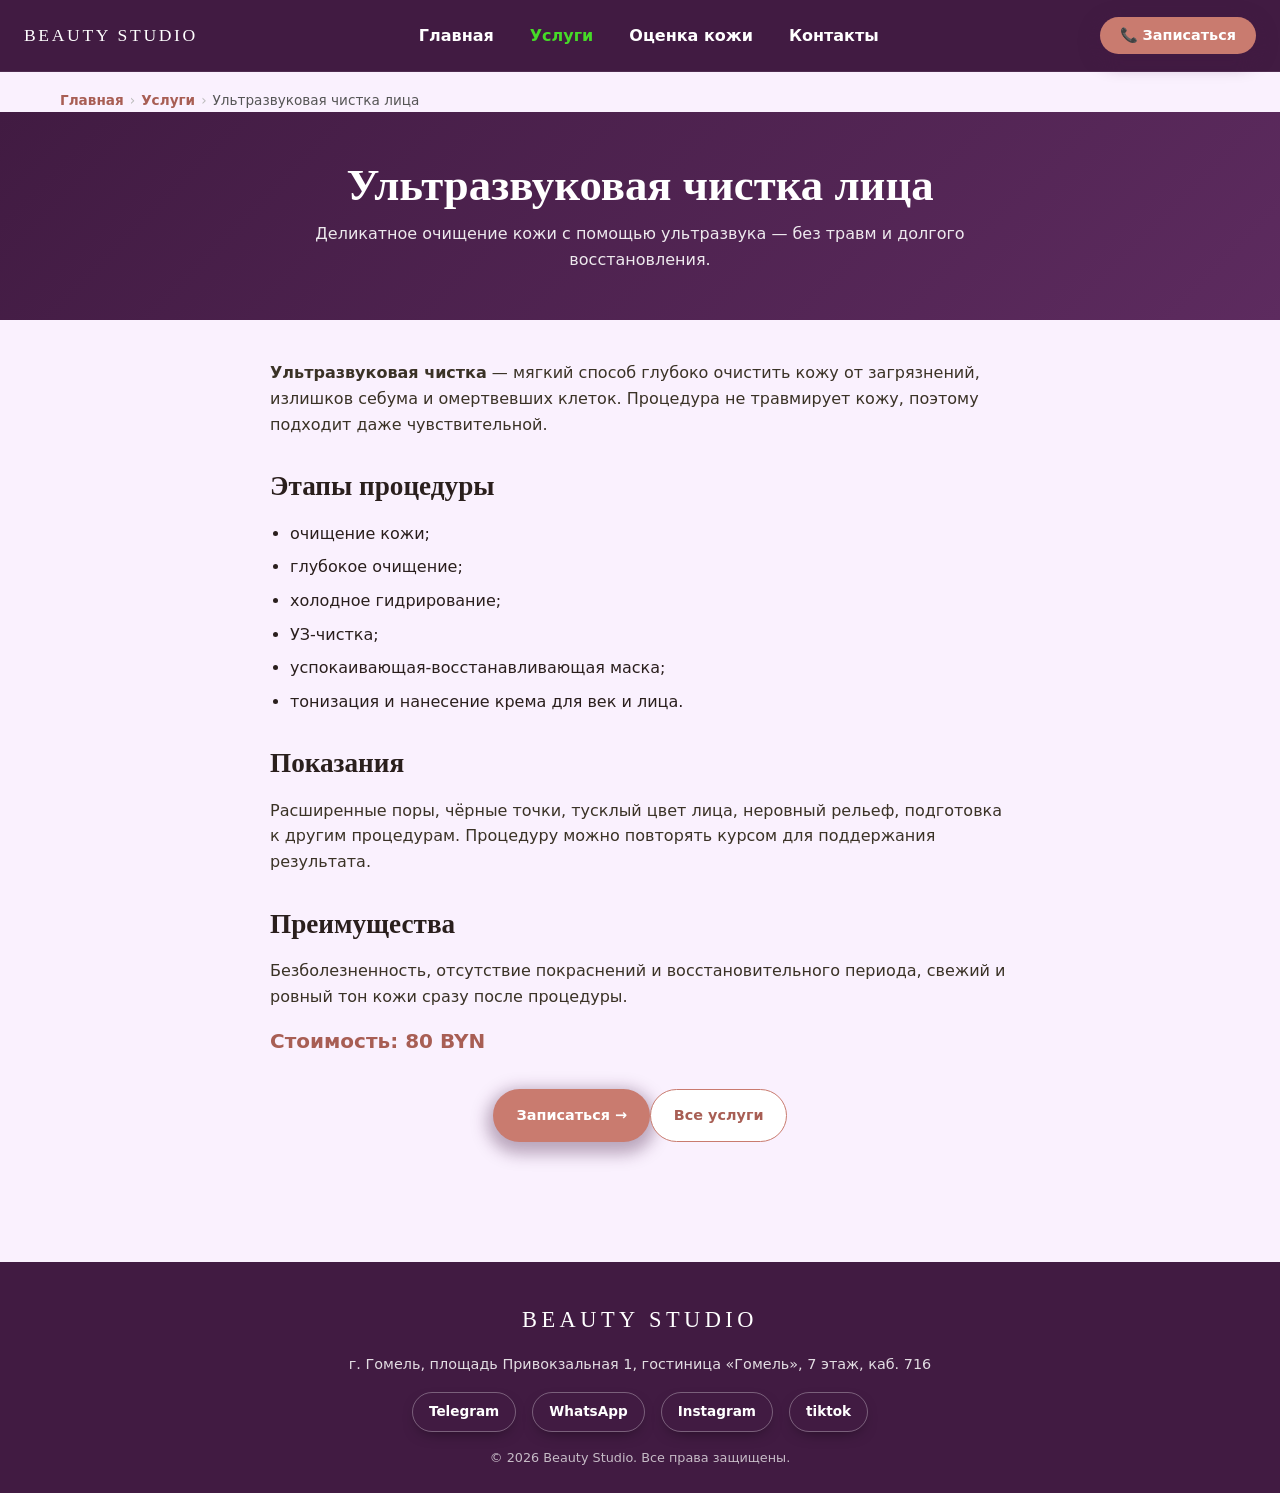
<file: service-ultrasonic-cleaning.html>
<!DOCTYPE html>
<html lang="ru">
<head>
    <meta charset="UTF-8">
    <meta name="viewport" content="width=device-width, initial-scale=1.0">
    <meta http-equiv="Content-Security-Policy" content="default-src 'self'; base-uri 'none'; form-action 'self'; connect-src 'self'; frame-src 'self' https://www.google.com; manifest-src 'self'; script-src 'self' 'nonce-abc123'; style-src 'self' fonts.googleapis.com; font-src 'self' fonts.gstatic.com; img-src 'self' data:; object-src 'none';">
    <meta name="theme-color" content="#411B42">
    <meta name="referrer" content="strict-origin-when-cross-origin">
    <title>Ультразвуковая чистка лица в Гомеле — Beauty Studio</title>
    <meta name="description" content="Ультразвуковая чистка лица в Гомеле: очищение, глубокое очищение, холодное гидрирование, УЗ-чистка, успокаивающая маска. Деликатное очищение без травм. Запись по телефону.">
    <link rel="canonical" href="https://kukoleva.github.io/cosmetologia/service-ultrasonic-cleaning.html">
    <link rel="icon" type="image/svg+xml" href="images/favicon.svg">
    <link rel="icon" type="image/png" sizes="96x96" href="images/favicon-96x96.png">
    <link rel="shortcut icon" href="images/favicon.ico">
    <link rel="apple-touch-icon" href="images/apple-touch-icon.png">
    <meta property="og:type" content="website">
    <meta property="og:title" content="Ультразвуковая чистка лица — Beauty Studio">
    <meta property="og:description" content="Деликатное очищение кожи ультразвуком в Гомеле.">
    <meta property="og:url" content="https://kukoleva.github.io/cosmetologia/service-ultrasonic-cleaning.html">
    <meta property="og:image" content="https://kukoleva.github.io/cosmetologia/images/IMG_logo.jpeg">
    <link rel="preconnect" href="https://fonts.googleapis.com">
    <link rel="preconnect" href="https://fonts.gstatic.com" crossorigin>
    <link href="https://fonts.googleapis.com/css2?family=Cormorant+Garamond:wght@500;600&family=Karla:wght@400;600&display=swap" rel="stylesheet">
    <link rel="stylesheet" href="css/style.css">
    <script nonce="abc123" defer src="js/main.js"></script>
    <script type="application/ld+json" nonce="abc123">
    {
      "@context": "https://schema.org",
      "@type": "Service",
      "@id": "https://kukoleva.github.io/cosmetologia/service-ultrasonic-cleaning.html#service",
      "name": "Чистка лица ультразвуковая",
      "description": "Очищение, глубокое очищение, холодное гидрирование, УЗ-чистка, успокаивающая-восстанавливающая маска, тонизация, крем для век и лица.",
      "serviceType": "Косметология",
      "provider": {
        "@type": "BeautySalon",
        "@id": "https://kukoleva.github.io/cosmetologia/#salon",
        "name": "Beauty Studio",
        "telephone": "+375291770822",
        "address": {
          "@type": "PostalAddress",
          "streetAddress": "площадь Привокзальная, 1, гостиница «Гомель», 7 этаж, каб. 716",
          "addressLocality": "Гомель",
          "postalCode": "246000",
          "addressCountry": "BY"
        }
      },
      "areaServed": { "@type": "Place", "name": "Гомель" },
      "offers": { "@type": "Offer", "price": "80", "priceCurrency": "BYN" }
    }
    </script>
    <script type="application/ld+json" nonce="abc123">
    {
      "@context": "https://schema.org",
      "@type": "BreadcrumbList",
      "itemListElement": [
        { "@type": "ListItem", "position": 1, "name": "Главная", "item": "https://kukoleva.github.io/cosmetologia/" },
        { "@type": "ListItem", "position": 2, "name": "Услуги", "item": "https://kukoleva.github.io/cosmetologia/services.html" },
        { "@type": "ListItem", "position": 3, "name": "Ультразвуковая чистка лица", "item": "https://kukoleva.github.io/cosmetologia/service-ultrasonic-cleaning.html" }
      ]
    }
    </script>
</head>
<body>
    <header class="header">
        <a href="index.html" class="logo" aria-label="Beauty Studio — на главную"><span class="logo__tag">Beauty Studio</span></a>
        <nav class="nav" id="nav" aria-label="Главное меню">
            <a href="index.html">Главная</a>
            <a href="services.html" class="active">Услуги</a>
            <a href="skin-test.html">Оценка кожи</a>
            <a href="contacts.html">Контакты</a>
        </nav>
        <div class="nav-overlay" id="navOverlay" aria-hidden="true"></div>
        <button class="cta-btn" type="button" data-call aria-label="Записаться">📞 Записаться</button>
        <button class="burger" id="burger" type="button" aria-label="Открыть меню" aria-expanded="false" aria-controls="nav"><span></span><span></span><span></span></button>
    </header>

    <main id="top">
        <nav class="breadcrumbs" aria-label="Хлебные крошки">
            <div class="container">
                <ol>
                    <li><a href="index.html">Главная</a></li>
                    <li><a href="services.html">Услуги</a></li>
                    <li aria-current="page">Ультразвуковая чистка лица</li>
                </ol>
            </div>
        </nav>

        <section class="page-hero">
            <h1>Ультразвуковая чистка лица</h1>
            <p>Деликатное очищение кожи с помощью ультразвука — без травм и долгого восстановления.</p>
        </section>

        <article class="text-content">
            <p><strong>Ультразвуковая чистка</strong> — мягкий способ глубоко очистить кожу от загрязнений, излишков себума и омертвевших клеток. Процедура не травмирует кожу, поэтому подходит даже чувствительной.</p>

            <h2>Этапы процедуры</h2>
            <ul>
                <li>очищение кожи;</li>
                <li>глубокое очищение;</li>
                <li>холодное гидрирование;</li>
                <li>УЗ-чистка;</li>
                <li>успокаивающая-восстанавливающая маска;</li>
                <li>тонизация и нанесение крема для век и лица.</li>
            </ul>

            <h2>Показания</h2>
            <p>Расширенные поры, чёрные точки, тусклый цвет лица, неровный рельеф, подготовка к другим процедурам. Процедуру можно повторять курсом для поддержания результата.</p>

            <h2>Преимущества</h2>
            <p>Безболезненность, отсутствие покраснений и восстановительного периода, свежий и ровный тон кожи сразу после процедуры.</p>

            <p class="service-card__price">Стоимость: 80 BYN</p>

            <div class="center mt-32">
                <a class="btn btn--primary" href="contacts.html">Записаться →</a>
                <a class="btn btn--outline" href="services.html">Все услуги</a>
            </div>
        </article>
    </main>

    <footer class="footer">
        <div class="container footer__inner">
            <p class="footer__title">Beauty Studio</p>
            <p class="footer__address">г. Гомель, площадь Привокзальная 1, гостиница «Гомель», 7 этаж, каб. 716</p>
            <nav class="socials" aria-label="Социальные сети">
                <a href="https://t.me/kukoleva_cosmetology/" class="socials__link" target="_blank" rel="noopener" aria-label="Telegram">Telegram</a>
                <a href="https://wa.me/375291770822" class="socials__link" target="_blank" rel="noopener" aria-label="WhatsApp">WhatsApp</a>
                <a href="https://instagram.com/kukoleva_cosmetology/" class="socials__link" target="_blank" rel="noopener" aria-label="Instagram">Instagram</a>
                <a href="https://www.tiktok.com/@kukoleva_cosmetology" class="socials__link" target="_blank" rel="noopener" aria-label="tiktok">tiktok</a>
            </nav>
            <p class="footer__copy">© 2026 Beauty Studio. Все права защищены.</p>
        </div>
    </footer>

    <div class="modal" id="callModal" role="dialog" aria-labelledby="modal-title" aria-modal="true" aria-hidden="true">
        <div class="modal__content" role="document">
            <span id="modal-title" class="modal__title">Записаться</span>
            <a class="modal__link only-mobile" href="tel:+375291770822">📞 Позвонить</a>
            <a class="modal__link only-mobile" href="https://wa.me/375291770822" target="_blank" rel="noopener">💬 WhatsApp</a>
            <a class="modal__link only-mobile" href="https://t.me/kukoleva_cosmetology/" target="_blank" rel="noopener">✈️ Telegram</a>
            <a class="modal__link only-desktop" href="https://instagram.com/kukoleva_cosmetology/" target="_blank" rel="noopener">📸 Instagram</a>
            <a class="modal__link only-desktop" href="https://www.tiktok.com/@kukoleva_cosmetology" target="_blank" rel="noopener">🌐 TikTok</a>
            <button class="modal__close" type="button">Закрыть</button>
        </div>
    </div>
</body>
</html>
</file>
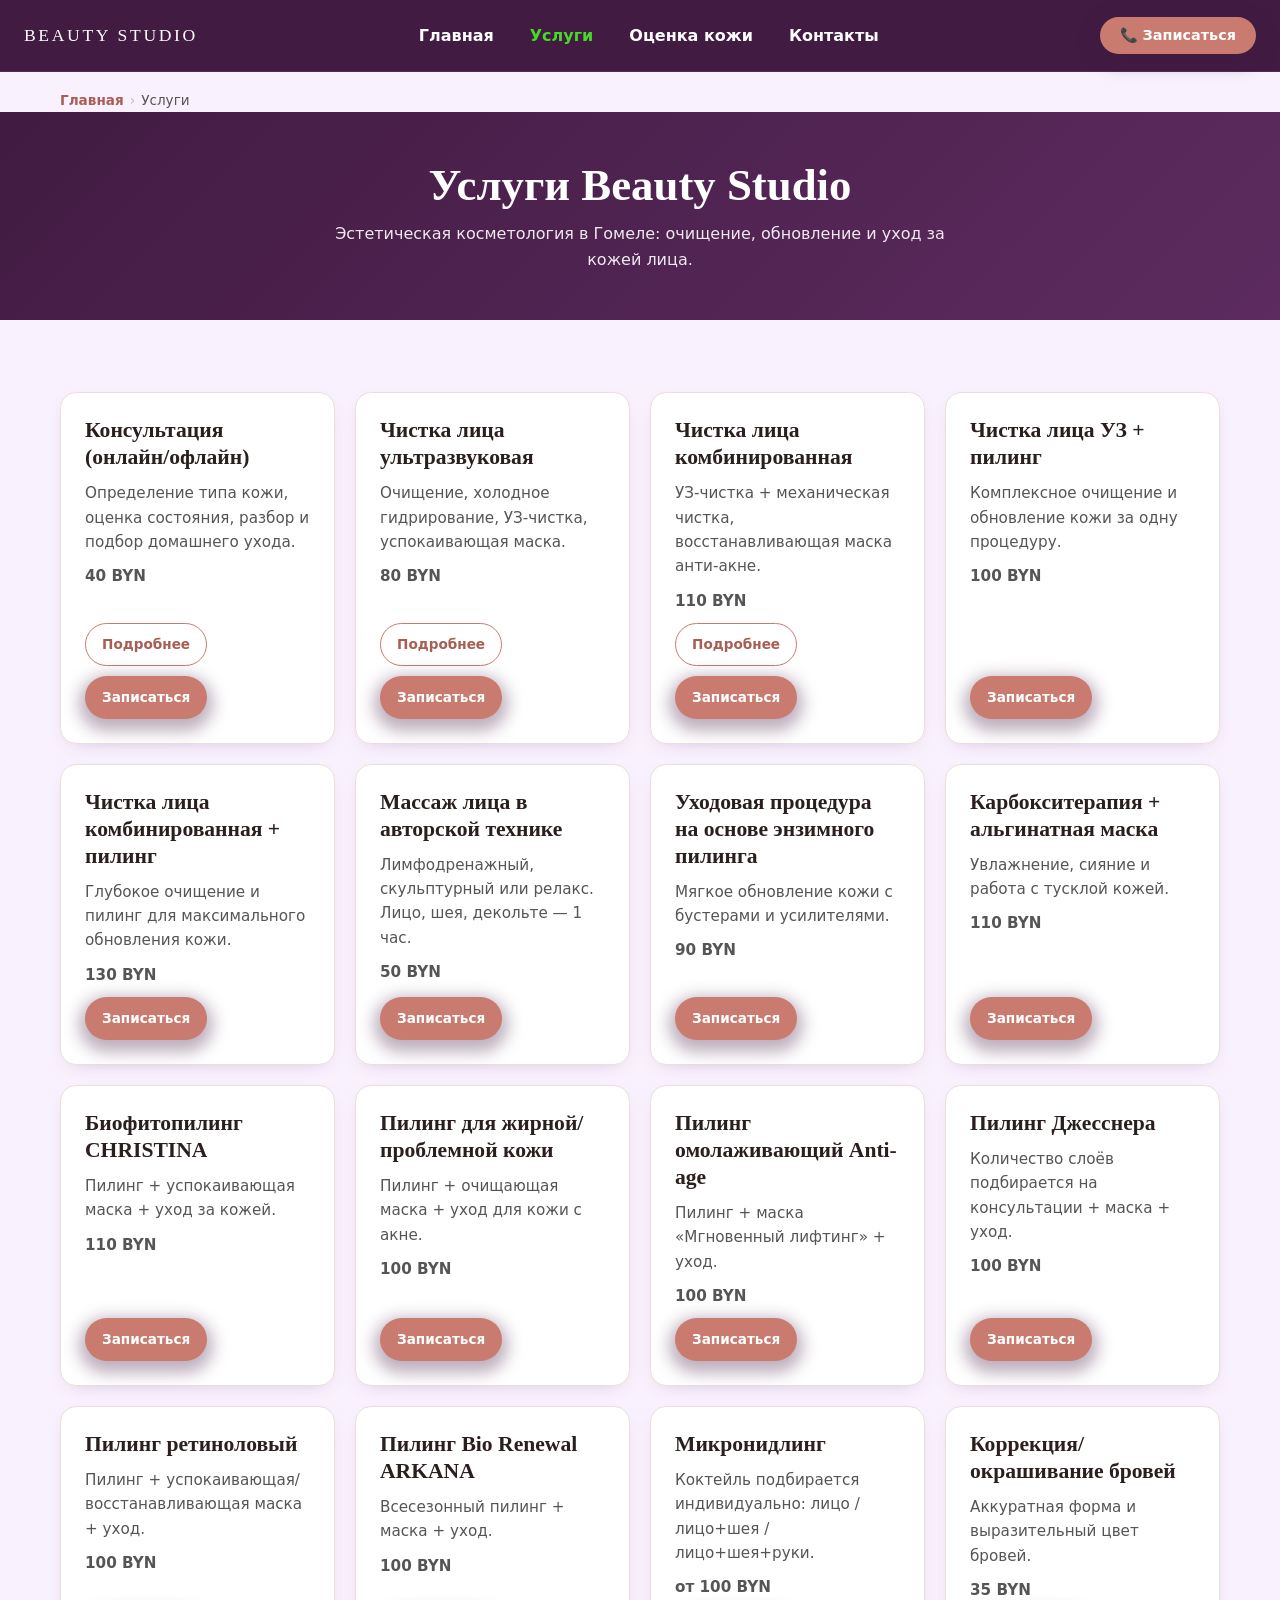
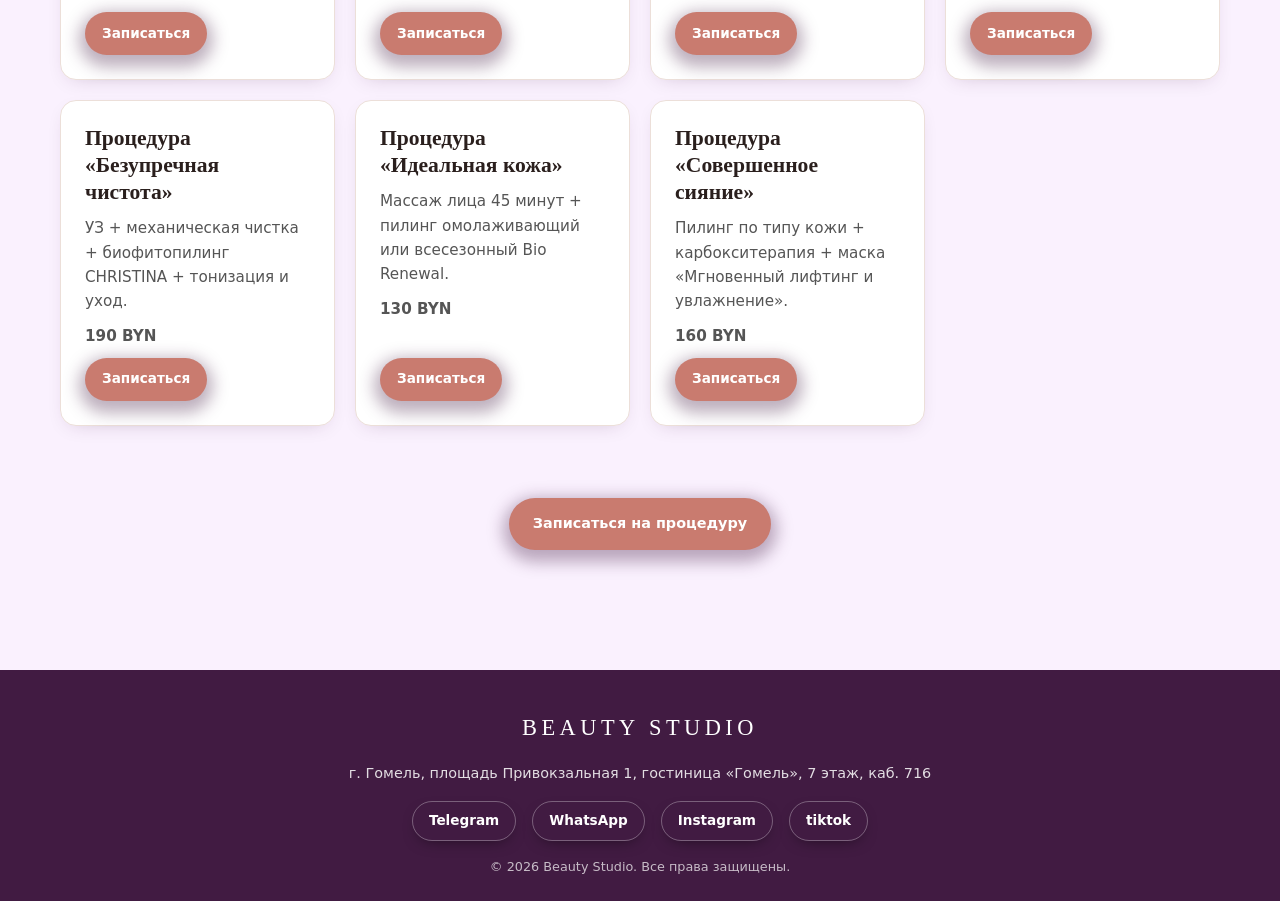
<file: services.html>
<!DOCTYPE html>
<html lang="ru">
<head>
    <meta charset="UTF-8">
    <meta name="viewport" content="width=device-width, initial-scale=1.0">
    <meta http-equiv="Content-Security-Policy" content="default-src 'self'; base-uri 'none'; form-action 'self'; connect-src 'self'; frame-src 'self' https://www.google.com; manifest-src 'self'; script-src 'self' 'nonce-abc123'; style-src 'self' fonts.googleapis.com; font-src 'self' fonts.gstatic.com; img-src 'self' data:; object-src 'none';">
    <meta name="theme-color" content="#411B42">
    <meta name="referrer" content="strict-origin-when-cross-origin">
    <title>Услуги косметолога в Гомеле — цены и описание — Beauty Studio</title>
    <meta name="description" content="Полный список услуг Beauty Studio в Гомеле: консультация, чистка лица, пилинги, массаж, микронидлинг, уходовые процедуры. Цены и запись.">
    <link rel="canonical" href="https://kukoleva.github.io/cosmetologia/services.html">
    <link rel="icon" type="image/svg+xml" href="images/favicon.svg">
    <link rel="icon" type="image/png" sizes="96x96" href="images/favicon-96x96.png">
    <link rel="shortcut icon" href="images/favicon.ico">
    <link rel="apple-touch-icon" href="images/apple-touch-icon.png">
    <meta property="og:type" content="website">
    <meta property="og:title" content="Услуги Beauty Studio">
    <meta property="og:description" content="Косметологические услуги в Гомеле: чистка, пилинги, массаж, уход.">
    <meta property="og:url" content="https://kukoleva.github.io/cosmetologia/services.html">
    <meta property="og:image" content="https://kukoleva.github.io/cosmetologia/images/IMG_logo.jpeg">
    <link rel="preconnect" href="https://fonts.googleapis.com">
    <link rel="preconnect" href="https://fonts.gstatic.com" crossorigin>
    <link href="https://fonts.googleapis.com/css2?family=Cormorant+Garamond:wght@500;600&family=Karla:wght@400;600&display=swap" rel="stylesheet">
    <link rel="stylesheet" href="css/style.css">
    <script nonce="abc123" defer src="js/main.js"></script>
    <script type="application/ld+json" nonce="abc123">
    {
      "@context": "https://schema.org",
      "@type": "WebSite",
      "name": "Beauty Studio",
      "url": "https://kukoleva.github.io/cosmetologia/",
      "description": "Студия эстетической косметологии в Гомеле"
    }
    </script>
    <script type="application/ld+json" nonce="abc123">
    {
      "@context": "https://schema.org",
      "@type": "BreadcrumbList",
      "itemListElement": [
        { "@type": "ListItem", "position": 1, "name": "Главная", "item": "https://kukoleva.github.io/cosmetologia/" },
        { "@type": "ListItem", "position": 2, "name": "Услуги", "item": "https://kukoleva.github.io/cosmetologia/services.html" }
      ]
    }
    </script>
</head>
<body>
    <header class="header">
        <a href="index.html" class="logo" aria-label="Beauty Studio — на главную"><span class="logo__tag">Beauty Studio</span></a>
        <nav class="nav" id="nav" aria-label="Главное меню">
            <a href="index.html">Главная</a>
            <a href="services.html" class="active">Услуги</a>
            <a href="skin-test.html">Оценка кожи</a>
            <a href="contacts.html">Контакты</a>
        </nav>
        <div class="nav-overlay" id="navOverlay" aria-hidden="true"></div>
        <button class="cta-btn" type="button" data-call aria-label="Записаться">📞 Записаться</button>
        <button class="burger" id="burger" type="button" aria-label="Открыть меню" aria-expanded="false" aria-controls="nav"><span></span><span></span><span></span></button>
    </header>

    <main id="top">
        <nav class="breadcrumbs" aria-label="Хлебные крошки">
            <div class="container">
                <ol>
                    <li><a href="index.html">Главная</a></li>
                    <li aria-current="page">Услуги</li>
                </ol>
            </div>
        </nav>

        <section class="page-hero">
            <h1>Услуги Beauty Studio</h1>
            <p>Эстетическая косметология в Гомеле: очищение, обновление и уход за кожей лица.</p>
        </section>

        <section class="section">
            <div class="container">
                <div class="services-grid">
                    <article class="service-card" id="consultation">
                        <h2>Консультация (онлайн/офлайн)</h2>
                        <p>Определение типа кожи, оценка состояния, разбор и подбор домашнего ухода.</p>
                        <p class="service-card__price">40 BYN</p>
                        <div class="service-card__foot">
                            <a class="btn btn--outline" href="service-consultation.html">Подробнее</a>
                            <a class="btn btn--primary" href="contacts.html">Записаться</a>
                        </div>
                    </article>
                    <article class="service-card" id="ultrasonic-cleaning">
                        <h2>Чистка лица ультразвуковая</h2>
                        <p>Очищение, холодное гидрирование, УЗ-чистка, успокаивающая маска.</p>
                        <p class="service-card__price">80 BYN</p>
                        <div class="service-card__foot">
                            <a class="btn btn--outline" href="service-ultrasonic-cleaning.html">Подробнее</a>
                            <a class="btn btn--primary" href="contacts.html">Записаться</a>
                        </div>
                    </article>
                    <article class="service-card" id="combined-cleaning">
                        <h2>Чистка лица комбинированная</h2>
                        <p>УЗ-чистка + механическая чистка, восстанавливающая маска анти-акне.</p>
                        <p class="service-card__price">110 BYN</p>
                        <div class="service-card__foot">
                            <a class="btn btn--outline" href="service-combined-cleaning.html">Подробнее</a>
                            <a class="btn btn--primary" href="contacts.html">Записаться</a>
                        </div>
                    </article>
                    <article class="service-card" id="ultrasonic-peeling">
                        <h2>Чистка лица УЗ + пилинг</h2>
                        <p>Комплексное очищение и обновление кожи за одну процедуру.</p>
                        <p class="service-card__price">100 BYN</p>
                        <div class="service-card__foot"><a class="btn btn--primary" href="contacts.html">Записаться</a></div>
                    </article>
                    <article class="service-card" id="combined-peeling">
                        <h2>Чистка лица комбинированная + пилинг</h2>
                        <p>Глубокое очищение и пилинг для максимального обновления кожи.</p>
                        <p class="service-card__price">130 BYN</p>
                        <div class="service-card__foot"><a class="btn btn--primary" href="contacts.html">Записаться</a></div>
                    </article>
                    <article class="service-card" id="face-massage">
                        <h2>Массаж лица в авторской технике</h2>
                        <p>Лимфодренажный, скульптурный или релакс. Лицо, шея, декольте — 1 час.</p>
                        <p class="service-card__price">50 BYN</p>
                        <div class="service-card__foot"><a class="btn btn--primary" href="contacts.html">Записаться</a></div>
                    </article>
                    <article class="service-card" id="enzyme-peeling">
                        <h2>Уходовая процедура на основе энзимного пилинга</h2>
                        <p>Мягкое обновление кожи с бустерами и усилителями.</p>
                        <p class="service-card__price">90 BYN</p>
                        <div class="service-card__foot"><a class="btn btn--primary" href="contacts.html">Записаться</a></div>
                    </article>
                    <article class="service-card" id="carboxy-mask">
                        <h2>Карбокситерапия + альгинатная маска</h2>
                        <p>Увлажнение, сияние и работа с тусклой кожей.</p>
                        <p class="service-card__price">110 BYN</p>
                        <div class="service-card__foot"><a class="btn btn--primary" href="contacts.html">Записаться</a></div>
                    </article>
                    <article class="service-card" id="christina-biophytopeeling">
                        <h2>Биофитопилинг CHRISTINA</h2>
                        <p>Пилинг + успокаивающая маска + уход за кожей.</p>
                        <p class="service-card__price">110 BYN</p>
                        <div class="service-card__foot"><a class="btn btn--primary" href="contacts.html">Записаться</a></div>
                    </article>
                    <article class="service-card" id="oily-peeling">
                        <h2>Пилинг для жирной/проблемной кожи</h2>
                        <p>Пилинг + очищающая маска + уход для кожи с акне.</p>
                        <p class="service-card__price">100 BYN</p>
                        <div class="service-card__foot"><a class="btn btn--primary" href="contacts.html">Записаться</a></div>
                    </article>
                    <article class="service-card" id="antiage-peeling">
                        <h2>Пилинг омолаживающий Anti-age</h2>
                        <p>Пилинг + маска «Мгновенный лифтинг» + уход.</p>
                        <p class="service-card__price">100 BYN</p>
                        <div class="service-card__foot"><a class="btn btn--primary" href="contacts.html">Записаться</a></div>
                    </article>
                    <article class="service-card" id="jessner-peeling">
                        <h2>Пилинг Джесснера</h2>
                        <p>Количество слоёв подбирается на консультации + маска + уход.</p>
                        <p class="service-card__price">100 BYN</p>
                        <div class="service-card__foot"><a class="btn btn--primary" href="contacts.html">Записаться</a></div>
                    </article>
                    <article class="service-card" id="retinol-peeling">
                        <h2>Пилинг ретиноловый</h2>
                        <p>Пилинг + успокаивающая/восстанавливающая маска + уход.</p>
                        <p class="service-card__price">100 BYN</p>
                        <div class="service-card__foot"><a class="btn btn--primary" href="contacts.html">Записаться</a></div>
                    </article>
                    <article class="service-card" id="bio-renewal">
                        <h2>Пилинг Bio Renewal ARKANA</h2>
                        <p>Всесезонный пилинг + маска + уход.</p>
                        <p class="service-card__price">100 BYN</p>
                        <div class="service-card__foot"><a class="btn btn--primary" href="contacts.html">Записаться</a></div>
                    </article>
                    <article class="service-card" id="microneedling">
                        <h2>Микронидлинг</h2>
                        <p>Коктейль подбирается индивидуально: лицо / лицо+шея / лицо+шея+руки.</p>
                        <p class="service-card__price">от 100 BYN</p>
                        <div class="service-card__foot"><a class="btn btn--primary" href="contacts.html">Записаться</a></div>
                    </article>
                    <article class="service-card" id="brows">
                        <h2>Коррекция/окрашивание бровей</h2>
                        <p>Аккуратная форма и выразительный цвет бровей.</p>
                        <p class="service-card__price">35 BYN</p>
                        <div class="service-card__foot"><a class="btn btn--primary" href="contacts.html">Записаться</a></div>
                    </article>
                    <article class="service-card" id="flawless-clean">
                        <h2>Процедура «Безупречная чистота»</h2>
                        <p>УЗ + механическая чистка + биофитопилинг CHRISTINA + тонизация и уход.</p>
                        <p class="service-card__price">190 BYN</p>
                        <div class="service-card__foot"><a class="btn btn--primary" href="contacts.html">Записаться</a></div>
                    </article>
                    <article class="service-card" id="perfect-skin">
                        <h2>Процедура «Идеальная кожа»</h2>
                        <p>Массаж лица 45 минут + пилинг омолаживающий или всесезонный Bio Renewal.</p>
                        <p class="service-card__price">130 BYN</p>
                        <div class="service-card__foot"><a class="btn btn--primary" href="contacts.html">Записаться</a></div>
                    </article>
                    <article class="service-card" id="perfect-glow">
                        <h2>Процедура «Совершенное сияние»</h2>
                        <p>Пилинг по типу кожи + карбокситерапия + маска «Мгновенный лифтинг и увлажнение».</p>
                        <p class="service-card__price">160 BYN</p>
                        <div class="service-card__foot"><a class="btn btn--primary" href="contacts.html">Записаться</a></div>
                    </article>
                </div>

                <div class="center mt-32">
                    <a class="btn btn--primary" href="contacts.html">Записаться на процедуру</a>
                </div>
            </div>
        </section>
    </main>

    <footer class="footer">
        <div class="container footer__inner">
            <p class="footer__title">Beauty Studio</p>
            <p class="footer__address">г. Гомель, площадь Привокзальная 1, гостиница «Гомель», 7 этаж, каб. 716</p>
            <nav class="socials" aria-label="Социальные сети">
                <a href="https://t.me/kukoleva_cosmetology/" class="socials__link" target="_blank" rel="noopener" aria-label="Telegram">Telegram</a>
                <a href="https://wa.me/375291770822" class="socials__link" target="_blank" rel="noopener" aria-label="WhatsApp">WhatsApp</a>
                <a href="https://instagram.com/kukoleva_cosmetology/" class="socials__link" target="_blank" rel="noopener" aria-label="Instagram">Instagram</a>
                <a href="https://www.tiktok.com/@kukoleva_cosmetology" class="socials__link" target="_blank" rel="noopener" aria-label="tiktok">tiktok</a>
            </nav>
            <p class="footer__copy">© 2026 Beauty Studio. Все права защищены.</p>
        </div>
    </footer>

    <div class="modal" id="callModal" role="dialog" aria-labelledby="modal-title" aria-modal="true" aria-hidden="true">
        <div class="modal__content" role="document">
            <span id="modal-title" class="modal__title">Записаться</span>
            <a class="modal__link only-mobile" href="tel:+375291770822">📞 Позвонить</a>
            <a class="modal__link only-mobile" href="https://wa.me/375291770822" target="_blank" rel="noopener">💬 WhatsApp</a>
            <a class="modal__link only-mobile" href="https://t.me/kukoleva_cosmetology/" target="_blank" rel="noopener">✈️ Telegram</a>
            <a class="modal__link only-desktop" href="https://instagram.com/kukoleva_cosmetology/" target="_blank" rel="noopener">📸 Instagram</a>
            <a class="modal__link only-desktop" href="https://www.tiktok.com/@kukoleva_cosmetology" target="_blank" rel="noopener">🌐 TikTok</a>
            <button class="modal__close" type="button">Закрыть</button>
        </div>
    </div>
</body>
</html>
</file>
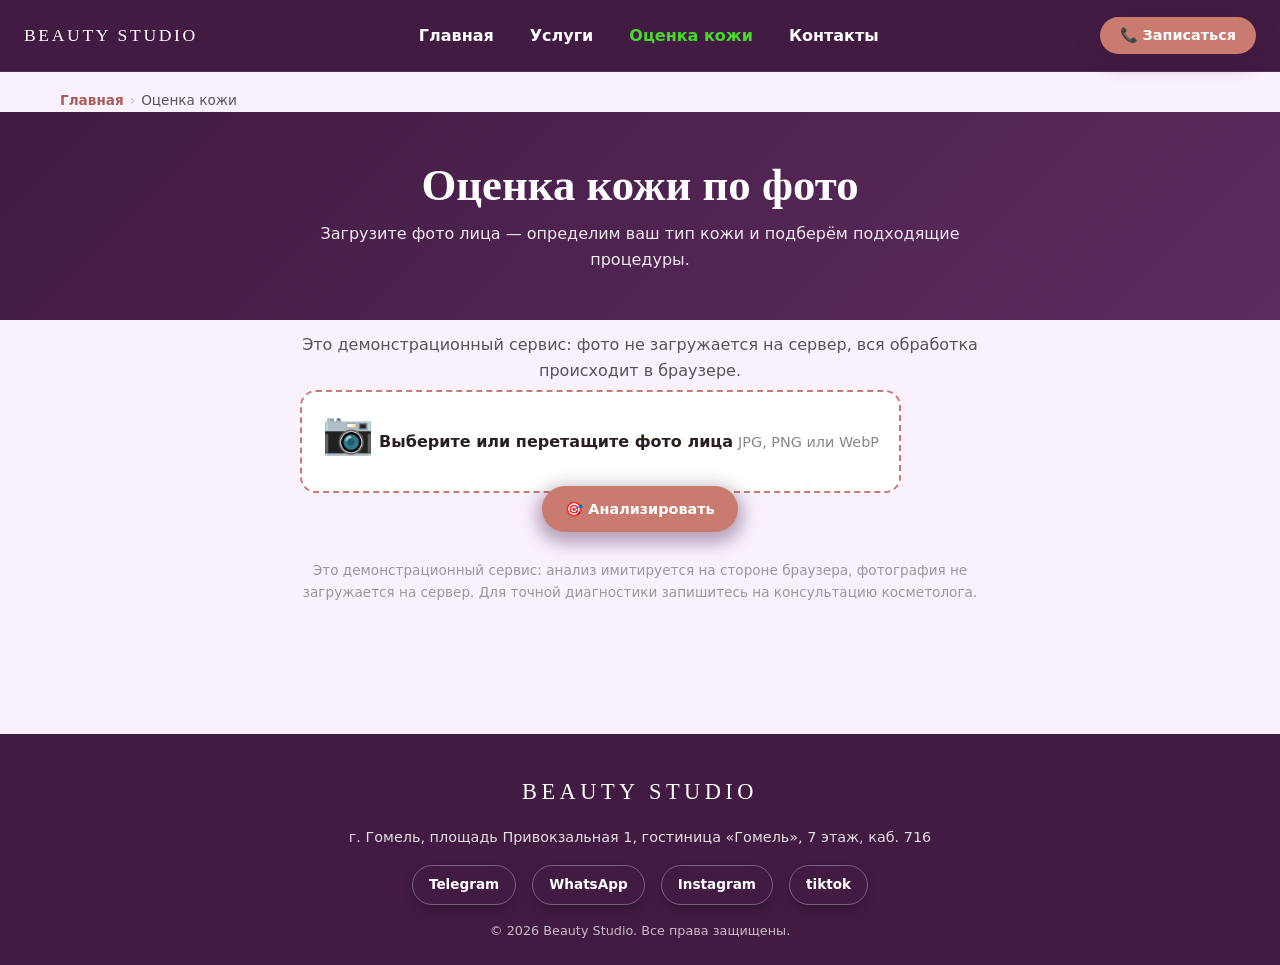
<file: skin-test.html>
<!DOCTYPE html>
<html lang="ru">
<head>
    <meta charset="UTF-8">
    <meta name="viewport" content="width=device-width, initial-scale=1.0">
    <meta http-equiv="Content-Security-Policy" content="default-src 'self'; base-uri 'none'; form-action 'self'; connect-src 'self'; frame-src 'self' https://www.google.com; manifest-src 'self'; script-src 'self' 'nonce-abc123'; style-src 'self' fonts.googleapis.com; font-src 'self' fonts.gstatic.com; img-src 'self' data:; object-src 'none';">
    <meta name="theme-color" content="#411B42">
    <meta name="referrer" content="strict-origin-when-cross-origin">
    <title>Оценка кожи по фото онлайн — Beauty Studio</title>
    <meta name="description" content="Определите тип кожи по фото: сухая, жирная или комбинированная. Онлайн-тест с рекомендациями косметолога Beauty Studio в Гомеле. Это демо-сервис без загрузки фото на сервер.">
    <link rel="canonical" href="https://kukoleva.github.io/cosmetologia/skin-test.html">
    <link rel="icon" type="image/svg+xml" href="images/favicon.svg">
    <link rel="icon" type="image/png" sizes="96x96" href="images/favicon-96x96.png">
    <link rel="shortcut icon" href="images/favicon.ico">
    <link rel="apple-touch-icon" href="images/apple-touch-icon.png">
    <meta property="og:type" content="website">
    <meta property="og:title" content="Оценка кожи по фото — Beauty Studio">
    <meta property="og:description" content="Определите свой тип кожи по фото и получите персональные рекомендации.">
    <meta property="og:url" content="https://kukoleva.github.io/cosmetologia/skin-test.html">
    <meta property="og:image" content="https://kukoleva.github.io/cosmetologia/images/IMG_logo.jpeg">
    <link rel="preconnect" href="https://fonts.googleapis.com">
    <link rel="preconnect" href="https://fonts.gstatic.com" crossorigin>
    <link href="https://fonts.googleapis.com/css2?family=Cormorant+Garamond:wght@500;600&family=Karla:wght@400;600&display=swap" rel="stylesheet">
    <link rel="stylesheet" href="css/style.css">
    <script nonce="abc123" defer src="js/main.js"></script>
    <script nonce="abc123" defer src="js/skin-analysis.js"></script>
    <script type="application/ld+json" nonce="abc123">
    {
      "@context": "https://schema.org",
      "@type": "WebSite",
      "name": "Beauty Studio",
      "url": "https://kukoleva.github.io/cosmetologia/",
      "description": "Студия эстетической косметологии в Гомеле"
    }
    </script>
    <script type="application/ld+json" nonce="abc123">
    {
      "@context": "https://schema.org",
      "@type": "BreadcrumbList",
      "itemListElement": [
        { "@type": "ListItem", "position": 1, "name": "Главная", "item": "https://kukoleva.github.io/cosmetologia/" },
        { "@type": "ListItem", "position": 2, "name": "Оценка кожи", "item": "https://kukoleva.github.io/cosmetologia/skin-test.html" }
      ]
    }
    </script>
</head>
<body>
    <header class="header">
        <a href="index.html" class="logo" aria-label="Beauty Studio — на главную"><span class="logo__tag">Beauty Studio</span></a>
        <nav class="nav" id="nav" aria-label="Главное меню">
            <a href="index.html">Главная</a>
            <a href="services.html">Услуги</a>
            <a href="skin-test.html" class="active">Оценка кожи</a>
            <a href="contacts.html">Контакты</a>
        </nav>
        <div class="nav-overlay" id="navOverlay" aria-hidden="true"></div>
        <button class="cta-btn" type="button" data-call aria-label="Записаться">📞 Записаться</button>
        <button class="burger" id="burger" type="button" aria-label="Открыть меню" aria-expanded="false" aria-controls="nav"><span></span><span></span><span></span></button>
    </header>

    <main id="top">
        <nav class="breadcrumbs" aria-label="Хлебные крошки">
            <div class="container">
                <ol>
                    <li><a href="index.html">Главная</a></li>
                    <li aria-current="page">Оценка кожи</li>
                </ol>
            </div>
        </nav>

        <section class="page-hero">
            <h1>Оценка кожи по фото</h1>
            <p>Загрузите фото лица — определим ваш тип кожи и подберём подходящие процедуры.</p>
        </section>

        <section class="skin-test">
            <p class="skin-test__intro">Это демонстрационный сервис: фото не загружается на сервер, вся обработка происходит в браузере.</p>

            <form id="skinTestForm" novalidate>
                <label class="dropzone" id="dropzone">
                    <input type="file" id="skinPhoto" name="photo" accept="image/*">
                    <span class="dropzone__icon" aria-hidden="true">📷</span>
                    <span class="dropzone__title">Выберите или перетащите фото лица</span>
                    <span class="dropzone__hint">JPG, PNG или WebP</span>
                </label>
                <div class="preview" id="preview">
                    <img id="previewImg" alt="Предпросмотр загруженного фото">
                    <p class="preview__caption">Фото загружено</p>
                </div>

                <div class="center mt-32">
                    <button class="btn btn--primary" id="analyzeBtn" type="button" disabled>🎯 Анализировать</button>
                </div>

                <div class="progress" id="progress" aria-live="polite">
                    <div class="progress__bar"><div class="progress__fill" id="progressFill"></div></div>
                    <p class="progress__label" id="progressLabel">Подготовка…</p>
                </div>

                <div class="result" id="result" aria-live="polite">
                    <div class="result__card">
                        <p class="result__type" id="resultType"></p>
                        <p class="result__sub" id="resultDesc"></p>
                        <div class="condition" id="resultCondition"></div>
                        <h2 class="visually-hidden">Рекомендации</h2>
                        <ul class="result__list" id="resultList"></ul>
                        <div class="result__actions">
                            <a class="btn btn--primary" href="contacts.html">Записаться →</a>
                            <button class="btn btn--outline" id="restartBtn" type="button">Пройти ещё раз</button>
                        </div>
                    </div>
                </div>
            </form>

            <p class="skin-test__disclaimer">Это демонстрационный сервис: анализ имитируется на стороне браузера, фотография не загружается на сервер. Для точной диагностики запишитесь на консультацию косметолога.</p>
        </section>
    </main>

    <footer class="footer">
        <div class="container footer__inner">
            <p class="footer__title">Beauty Studio</p>
            <p class="footer__address">г. Гомель, площадь Привокзальная 1, гостиница «Гомель», 7 этаж, каб. 716</p>
            <nav class="socials" aria-label="Социальные сети">
                <a href="https://t.me/kukoleva_cosmetology/" class="socials__link" target="_blank" rel="noopener" aria-label="Telegram">Telegram</a>
                <a href="https://wa.me/375291770822" class="socials__link" target="_blank" rel="noopener" aria-label="WhatsApp">WhatsApp</a>
                <a href="https://instagram.com/kukoleva_cosmetology/" class="socials__link" target="_blank" rel="noopener" aria-label="Instagram">Instagram</a>
                <a href="https://www.tiktok.com/@kukoleva_cosmetology" class="socials__link" target="_blank" rel="noopener" aria-label="tiktok">tiktok</a>
            </nav>
            <p class="footer__copy">© 2026 Beauty Studio. Все права защищены.</p>
        </div>
    </footer>

    <div class="modal" id="callModal" role="dialog" aria-labelledby="modal-title" aria-modal="true" aria-hidden="true">
        <div class="modal__content" role="document">
            <span id="modal-title" class="modal__title">Записаться</span>
            <a class="modal__link only-mobile" href="tel:+375291770822">📞 Позвонить</a>
            <a class="modal__link only-mobile" href="https://wa.me/375291770822" target="_blank" rel="noopener">💬 WhatsApp</a>
            <a class="modal__link only-mobile" href="https://t.me/kukoleva_cosmetology/" target="_blank" rel="noopener">✈️ Telegram</a>
            <a class="modal__link only-desktop" href="https://instagram.com/kukoleva_cosmetology/" target="_blank" rel="noopener">📸 Instagram</a>
            <a class="modal__link only-desktop" href="https://www.tiktok.com/@kukoleva_cosmetology" target="_blank" rel="noopener">🌐 TikTok</a>
            <button class="modal__close" type="button">Закрыть</button>
        </div>
    </div>
</body>
</html>
</file>
<file: css/style.css>
/* ============================================================
   ДИЗАЙН-ТОКЕНЫ (CSS-переменные)
   ============================================================ */
:root {
    --grin: #46da28;
    --bg: #fAF1FE;
    --fg: #2a1f1d;
    --header-bg: #411B42;
    --accent: #c97b6f;
    --accent-dark: #a85e54;
    --gold: #411b40;
    --card: #ffffff;
    --border: #ecdfd9;
    --shadow: 0 10px 30px 10px rgba(201, 123, 111, .35);
    --shadow-btn: 0 6px 16px 6px rgba(65, 27, 66, .35);
    --shadow-btn-hover: 0 12px 24px -8px rgba(65, 27, 66, .5);
    --radius: 16px;
    --header-h: 72px;
}

/* Сброс */
* {
    box-sizing: border-box;
    margin: 0;
    padding: 0;
}

html {
    scroll-behavior: smooth;
}

body {
    font-family: 'Karla', system-ui, sans-serif;
    background: var(--bg);
    color: var(--fg);
    line-height: 1.6;
    -webkit-font-smoothing: antialiased;

    /* Страховка от горизонтальной «езды» на мобильных: если какой-то
       элемент окажется шире экрана, страница всё равно не будет
       прокручиваться влево-вправо.
       Используем clip (а не hidden) — он не создаёт скролл-контейнер,
       поэтому position: sticky у шапки продолжает работать. */
    overflow-x: clip;
}

img {
    display: block;
    max-width: 100%;
    height: auto;
}

a {
    color: inherit;
    text-decoration: none;
}

button {
    font-family: inherit;
}

.container {
    max-width: 1200px;
    margin: 0 auto;
    padding: 0 20px;
}

.center {
    display: flex;
    justify-content: center;
}

.mt-32 {
    margin-top: 32px;
}

.visually-hidden {
    position: absolute !important;
    width: 1px;
    height: 1px;
    overflow: hidden;
    clip: rect(0 0 0 0);
    white-space: nowrap;
}

/* ============================================================
   HEADER
   Десктоп: грид 3 колонки [logo | nav | cta]
   Мобильный: [logo | cta-центр | burger справа]
   ============================================================ */
.header {
    position: sticky;
    top: 0;
    z-index: 100;
    background: var(--header-bg);
    color: #fff;
    border-bottom: 1px solid rgba(255, 255, 255, 0.08);
    min-height: var(--header-h);

    /* Грид: логотип | навигация | CTA */
    display: grid;
    grid-template-columns: auto 1fr auto;
    align-items: center;
    gap: 16px;
    padding: 10px 24px;
}

/* ---- Логотип (всегда слева) ---- */
.logo {
    display: flex;
    align-items: center;
    gap: 10px;
    grid-column: 1;
}

.logo__tag {
    font-family: 'Cormorant Garamond', serif;
    font-size: 1.1rem;
    letter-spacing: .15em;
    text-transform: uppercase;
    color: #fff;
}

/* ---- Навигация (по центру на десктопе) ---- */
.nav {
    grid-column: 2;
    display: flex;
    justify-content: center;
    gap: 28px;
}

.nav a {
    font-size: 1rem;
    font-weight: 600;
    color: #fff;
    transition: color .2s;
    padding: 6px 4px;
}

.nav a:hover,
.nav a:focus-visible {
    color: var(--grin);
    outline: none;
}

/** ---- CTA-кнопка в шапке (справа на десктопе) ---- */
.cta-btn {
    grid-column: 3;
    background: var(--accent);
    color: #fff;
    border: none;
    border-radius: 999px;
    padding: 10px 20px;
    font-weight: 700;
    font-size: 0.9rem;
    cursor: pointer;
    box-shadow: var(--shadow-btn);
    transition: background .2s, transform .15s, box-shadow .2s;
    white-space: nowrap;
}

.cta-btn:hover {
    background: var(--grin);
    transform: translateY(-2px);
    box-shadow: var(--shadow-btn-hover);
}

/* ---- Бургер (скрыт на десктопе) ---- */
.burger {
    display: none;
    grid-column: 4;
    flex-direction: column;
    justify-content: center;
    gap: 5px;
    width: 40px;
    height: 40px;
    background: transparent;
    border: 1px solid rgba(255, 255, 255, 0.4);
    border-radius: 8px;
    cursor: pointer;
    padding: 0 9px;
}

.burger span {
    display: block;
    width: 100%;
    height: 2px;
    background: #fff;
    transition: transform .3s, opacity .3s;
}

/* Анимация бургера в крестик при открытии */
.burger.is-open span:nth-child(1) {
    transform: translateY(7px) rotate(45deg);
}

.burger.is-open span:nth-child(2) {
    opacity: 0;
}

.burger.is-open span:nth-child(3) {
    transform: translateY(-7px) rotate(-45deg);
}

/* Затемнение фона (только мобильный) */
.nav-overlay {
    display: none;
    position: fixed;
    inset: 0;
    background: rgba(0, 0, 0, 0.4);
    z-index: 90;
    opacity: 0;
    transition: opacity .3s;
}

.nav-overlay.is-open {
    display: block;
    opacity: 1;
}

/* ============================================================
   СЕКЦИИ
   ============================================================ */
.section {
    padding: 60px 0;
}

.section--banner {
    padding: 40px 0;
    background: var(--gold);
}

.section__head {
    text-align: center;
    margin-bottom: 32px;
}

.section__title {
    font-family: 'Cormorant Garamond', serif;
    font-size: clamp(1.8rem, 4vw, 2.6rem);
    font-weight: 600;
}

/* ============================================================
   КАРУСЕЛЬ
   Мобильный: нативный горизонтальный скролл, стрелки скрыты.
   Десктоп: скролл через клик по стрелкам.
   ============================================================ */
.carousel {
    position: relative;
    padding: 0 50px;
    /* место для стрелок на десктопе */
}

.carousel__track {
    display: flex;
    gap: 16px;
    overflow-x: auto;
    scroll-snap-type: x mandatory;
    scroll-behavior: smooth;
    padding-bottom: 8px;
    
    /* Скрываем скроллбар */
    -ms-overflow-style: none; /* IE и Edge */
    scrollbar-width: none; /* Firefox */
}
/* Скрываем скроллбар */
.carousel__track::-webkit-scrollbar {
    display: none;
}

.card {
    position: relative;
    flex: none;
    width: min(85%, 320px);
    aspect-ratio: 5 / 5;
    border-radius: var(--radius);
    overflow: hidden;
    box-shadow: var(--shadow);
    scroll-snap-align: center;
    background: var(--bg);
}

.card--portrait {
    aspect-ratio: 3 / 4;
    width: min(40%, 280px);
    height: auto;
}

.card img {
    width: 100%;
    height: 100%;
    object-fit: contain;
    display: block;
    cursor: zoom-in;
    transition: transform .6s;
}

.card:hover img {
    transform: scale(1.05);
}

/* Подсказка «увеличить» на карточках галереи */
.card::after {
    content: "🔍";
    position: absolute;
    right: 10px;
    bottom: 10px;
    width: 34px;
    height: 34px;
    display: flex;
    align-items: center;
    justify-content: center;
    background: rgba(255, 255, 255, .9);
    border-radius: 50%;
    font-size: .95rem;
    opacity: 0;
    transform: translateY(6px);
    transition: opacity .25s, transform .25s;
    pointer-events: none;
}

.card:hover::after,
.card:focus-within::after {
    opacity: 1;
    transform: translateY(0);
}

.profile-photo img {
    cursor: zoom-in;
}

/* Стрелки карусели */
.carousel__btn {
    position: absolute;
    top: 50%;
    transform: translateY(-50%);
    width: 44px;
    height: 44px;
    border-radius: 50%;
    border: 1px solid var(--border);
    background: #fff;
    cursor: pointer;
    box-shadow: var(--shadow);
    z-index: 2;
    font-size: 1.5rem;
    line-height: 1;
    color: var(--fg);
    transition: background .2s, color .2s;
}

.carousel__btn:hover {
    background: var(--grin);
    color: #fff;
}

.carousel__btn--left {
    left: 0;
}

.carousel__btn--right {
    right: 0;
}

/** ============================================================
   КНОПКИ
   ============================================================ */
.btn {
    display: inline-flex;
    align-items: center;
    gap: .5rem;
    padding: .85rem 1.4rem;
    border-radius: 999px;
    font-weight: 700;
    font-size: .9rem;
    border: 1px solid transparent;
    cursor: pointer;
    box-shadow: var(--shadow-btn);
    transition: background .2s, color .2s, transform .15s, box-shadow .2s;
}

.btn:hover {
    transform: translateY(-2px);
    box-shadow: var(--shadow-btn-hover);
}

.btn--primary {
    background: var(--accent);
    color: #fff;
}

.btn--primary:hover {
    background: var(--grin);
}

.btn--light {
    background: #fff;
    color: var(--fg);
}

.btn--ghost-light {
    background: transparent;
    color: #fff;
    border-color: #fff;
}

.btn--ghost-light:hover {
    background: #fff;
    color: var(--fg);
}

/* ============================================================
   БАННЕР ЦЕН
   ============================================================ */
.prices-banner {
    display: flex;
    flex-wrap: wrap;
    justify-content: space-between;
    align-items: center;
    gap: 20px;
    color: #fff;
}

.brow-light {
    font-family: 'Cormorant Garamond', serif;
    font-size: clamp(1.4rem, 3vw, 2rem);
    font-weight: 600;
    color: #fff;
}

.prices-banner__actions {
    display: flex;
    gap: 12px;
    flex-wrap: wrap;
}

/***********************************************************/
.discipline-quote {
    /* Центрирование блока */
    display: flex;
    justify-content: center;
    align-items: center;
    width: 100%;
    max-width: 100%;
    box-sizing: border-box;

    /* Отступы — не дают прилипать к соседним элементам */
    margin: 48px auto;
    padding: 0 20px;
}

.discipline-quote__body {
    /* Ограничение ширины — не разъезжается на широких экранах */
    width: 100%;
    max-width: 680px;
    box-sizing: border-box;

    /* Визуальное оформление */
    background: var(--bg);
    border-left: 4px solid #c5a880;
    border-radius: 0 12px 12px 0;
    padding: 36px 40px;
    margin: 0 auto;

    /* Типографика */
    font-family: "Georgia", "Times New Roman", serif;
    font-style: italic;
    color: #3a3226;
    line-height: 1.8;
    text-align: left;

    /* Лёгкая тень для глубины */
    box-shadow: 0 2px 12px rgba(0, 0, 0, 0.06);
}

/* Сброс отступов у параграфов внутри цитаты */
.discipline-quote__body p {
    margin: 0 0 12px;
    padding: 0;
}

.discipline-quote__body p:last-child {
    margin-bottom: 0;
}

/****************************фото косметолога*****************************************/

.profile-card {
    display: flex;
    align-items: center;
    gap: 24px;
    background: var(--bg);
    border-radius: 16px;
    padding: 32px;
    box-shadow: 0 4px 20px rgba(0, 0, 0, 0.08);
    max-width: 720px;
    margin: 0 auto;
}

/* --- Фото --- */
.profile-photo {
    flex-shrink: 0;
    width: 160px;
    height: 160px;
    border-radius: 50%;
    overflow: hidden;
    border: 3px solid #e8d5c4;
    box-shadow: 0 15px 35px rgba(0, 30, 60, 0.5);
    box-shadow: 0 5px 15px rgba(0, 0, 0, 0.5);
}

.profile-photo img {
    width: 100%;
    height: 100%;
    object-fit: cover;
    display: block;
}

/* --- Текст --- */
.profile-info {
    flex: 1;
    min-width: 0;
}

.profile-info h2 {
    margin: 0 0 8px 0;
    font-size: 24px;
    font-weight: 600;
    color: #2d2d2d;
    line-height: 1.3;
}

.profile-info .subtitle {
    margin: 0 0 6px 0;
    font-size: 16px;
    color: #777;
    line-height: 1.5;
}

.profile-info .subtitle:last-child {
    margin-bottom: 0;
}




/* ============================================================
   FOOTER
   ============================================================ */
.footer {
    background: var(--header-bg);
    color: #fff;
    padding: 40px 0 24px;
    margin-top: 60px;
}

.footer__inner {
    display: flex;
    flex-direction: column;
    align-items: center;
    gap: 16px;
    text-align: center;
}

.footer__title {
    font-family: 'Cormorant Garamond', serif;
    font-size: 1.4rem;
    letter-spacing: .2em;
    text-transform: uppercase;
}

.socials {
    display: flex;
    flex-wrap: wrap;
    justify-content: center;
    gap: 16px;
}

.socials__link {
    padding: 8px 16px;
    border: 1px solid rgba(255, 255, 255, 0.3);
    border-radius: 999px;
    font-size: 0.85rem;
    font-weight: 600;
    box-shadow: 0 6px 16px -8px rgba(0, 0, 0, .6);
    transition: background .2s, color .2s, box-shadow .2s, transform .15s;
}

.socials__link:hover {
    background: #fff;
    color: var(--header-bg);
    transform: translateY(-2px);
    box-shadow: 0 10px 22px -8px rgba(0, 0, 0, .7);
}

.footer__copy {
    font-size: 0.8rem;
    opacity: 0.7;
}

/* ============================================================
   МОДАЛЬНОЕ ОКНО
   ============================================================ */
.modal {
    display: none;
    position: fixed;
    inset: 0;
    background: rgba(0, 0, 0, 0.5);
    z-index: 200;
    align-items: center;
    justify-content: center;
    padding: 20px;
}

.modal.open {
    display: flex;
}

.modal__content {
    background: #fff;
    border-radius: var(--radius);
    padding: 32px 24px;
    width: 100%;
    max-width: 360px;
    display: flex;
    flex-direction: column;
    gap: 12px;
    box-shadow: 0 20px 60px rgba(0, 0, 0, 0.3);
}

.modal__title {
    font-family: 'Cormorant Garamond', serif;
    font-size: 1.5rem;
    text-align: center;
    margin-bottom: 8px;
}

.modal__link {
    display: block;
    padding: 14px 16px;
    background: var(--bg);
    border-radius: 10px;
    text-align: center;
    font-weight: 600;
    box-shadow: 0 4px 12px -6px rgba(65, 27, 66, .35);
    transition: background .2s, color .2s, box-shadow .2s, transform .15s;
}

.modal__link:hover {
    background: var(--accent);
    color: #fff;
    transform: translateY(-2px);
    box-shadow: var(--shadow-btn-hover);
}

.modal__close {
    margin-top: 8px;
    background: transparent;
    border: 1px solid var(--border);
    border-radius: 10px;
    padding: 10px;
    cursor: pointer;
    color: var(--fg);
    box-shadow: 0 4px 12px -6px rgba(65, 27, 66, .3);
    transition: background .2s, box-shadow .2s;
}

.modal__close:hover {
    background: var(--bg);
    box-shadow: var(--shadow-btn-hover);
}

/* По умолчанию показываем десктоп-ссылки, мобильные — скрыты */
.only-mobile {
    display: none;
}

.only-desktop {
    display: block;
}

/* ============================================================
   АДАПТИВ — МАЛЫЕ ЭКРАНЫ (<=900px)
   ============================================================ */
@media (max-width: 900px) {

    /* Перестраиваем header: [логотип | CTA по центру | бургер справа] */
    .header {
        grid-template-columns: auto 1fr auto;
        padding: 10px 16px;
    }

    .logo__tag {
        display: flex;
        margin-left: 13%;
    }

    /* экономим место */

    /* CTA — по центру */
    .cta-btn {
        display: none;
    }

    /* Бургер виден и стоит справа */
    .burger {
        display: flex;
        grid-column: 3;
    }

    /* Навигация: выезжающая панель слева направо */
    .nav {
        position: fixed;
        top: 0;
        left: 0;
        height: 37vh;
        width: min(80%, 320px);
        background: var(--header-bg);
        flex-direction: column;
        justify-content: flex-start;
        gap: 0;
        padding: 24px 44px 24px;
        transform: translateX(-100%);
        transition: transform .35s ease;
        z-index: 95;
        box-shadow: 4px 0 20px rgba(0, 0, 0, 0.2);
    }

    .nav.is-open {
        transform: translateX(0);
    }

    .nav a {
        padding: 14px 0;
        border-bottom: 1px solid rgba(255, 255, 255, 0.1);
        font-size: 1.1rem;
    }

    /* На мобильных стрелки карусели скрыты, скроллим пальцем */
    .carousel {
        padding: 0 16px;
    }

    .carousel__btn {
        display: none;
    }

    /* Видимость модальных ссылок */
    .only-mobile {
        display: block;
    }

    .only-desktop {
        display: none;
    }

    .prices-banner {
        flex-direction: column;
        text-align: center;
    }

    .socials { 
        grid-template-columns: repeat(2, 1fr);
        grid-auto-rows: minmax(50px, auto); 
    }

}

/* Очень маленькие экраны */
@media (max-width: 380px) {

    .logo__img {
        width: 38px;
        height: 38px;
    }

    .socials { 
        grid-template-columns: repeat(2, 1fr);
        grid-auto-rows: minmax(50px, auto); 
    }
}

/* ===== Планшеты ===== */
@media (max-width: 768px) {
    .profile-card {
        gap: 18px;
        padding: 24px;
    }

    .profile-photo {
        width: 130px;
        height: 130px;
    }

    .profile-info h2 {
        font-size: 20px;
    }

    .profile-info .subtitle {
        font-size: 14px;
    }

    .socials { 
        grid-template-columns: repeat(2, 1fr);
        grid-auto-rows: minmax(50px, auto); 
    }
}

/* ===== Мобильные (< 520px) ===== */
@media (max-width: 520px) {
    .profile-card {
        flex-direction: column;
        text-align: center;
        padding: 24px 20px;
    }

    .profile-photo {
        width: 140px;
        height: 140px;
        margin: 0 auto;
    }

    .profile-info h2 {
        font-size: 20px;
    }

    .profile-info .subtitle {
        font-size: 14px;
    }
    .socials { 
        grid-template-columns: repeat(2, 1fr);
        grid-auto-rows: minmax(50px, auto); 
    }
}

/* Планшеты (до 768px) */
@media (max-width: 768px) {
    .discipline-quote {
        margin: 36px auto;
        padding: 0 16px;
    }

    .discipline-quote__body {
        max-width: 100%;
        padding: 28px 24px;
        font-size: 16px;
        line-height: 1.7;
    }
}

/* Телефоны (до 480px) */
@media (max-width: 480px) {
    .discipline-quote {
        margin: 28px auto;
        padding: 0 12px;
    }

    .discipline-quote__body {
        padding: 24px 18px;
        border-left-width: 3px;
        border-radius: 0 8px 8px 0;
        font-size: 15px;
        line-height: 1.6;
    }

    .socials { 
        grid-template-columns: repeat(2, 1fr);
        grid-auto-rows: minmax(50px, auto); 
    }
}

/* Очень маленькие экраны (до 360px) */
@media (max-width: 360px) {
    .discipline-quote {
        padding: 0 8px;
    }

    .discipline-quote__body {
        padding: 20px 14px;
        font-size: 14px;
    }
}

/* Широкие экраны (от 1200px) — элегантное масштабирование */
@media (min-width: 1200px) {
    .discipline-quote__body {
        max-width: 720px;
        padding: 44px 52px;
        font-size: 19px;
    }
}

/* ============================================================
   БЛОК «КОНТАКТЫ / АДРЕС»
   ============================================================ */
.section--contacts {
    background: #fff;
}

.contacts-grid {
    display: grid;
    grid-template-columns: repeat(auto-fit, minmax(240px, 1fr));
    gap: 20px;
}

.contacts-card {
    background: var(--bg);
    border: 1px solid var(--border);
    border-radius: var(--radius);
    padding: 24px;
    text-align: center;
    box-shadow: 0 6px 20px -10px rgba(65, 27, 66, .25);
    transition: transform .2s, box-shadow .2s;
}

.contacts-card:hover {
    transform: translateY(-3px);
    box-shadow: 0 14px 30px -12px rgba(65, 27, 66, .4);
}

.contacts-card__icon {
    display: inline-flex;
    align-items: center;
    justify-content: center;
    width: 48px;
    height: 48px;
    margin-bottom: 12px;
    font-size: 1.4rem;
    background: #fff;
    border-radius: 50%;
    box-shadow: 0 6px 16px -8px rgba(65, 27, 66, .35);
}

.contacts-card__label {
    font-family: 'Cormorant Garamond', serif;
    font-size: 1.25rem;
    font-weight: 600;
    margin-bottom: 8px;
}

.contacts-card__address {
    font-style: normal;
    color: #555;
    line-height: 1.7;
}

.contacts-card__text {
    color: #555;
    line-height: 1.7;
}

.contacts-card__text a {
    color: var(--accent-dark);
    font-weight: 600;
}

.contacts-card__text a:hover {
    text-decoration: underline;
}

.footer__address {
    font-size: .9rem;
    opacity: .85;
}
/* ============================================================
   ЛАЙТБОКС: увеличение фото с зумом
   ============================================================ */
.lightbox {
    display: none;
    position: fixed;
    inset: 0;
    z-index: 300;
    background: rgba(20, 12, 20, .92);
    align-items: center;
    justify-content: center;
    padding: 24px;
    overflow: hidden;
    -webkit-tap-highlight-color: transparent;
}

.lightbox.open {
    display: flex;
}

.lightbox__stage {
    margin: 0;
    max-width: 100%;
    max-height: 100%;
    display: flex;
    align-items: center;
    justify-content: center;
    overflow: hidden;
    touch-action: none;
}

.lightbox__img {
    max-width: 90vw;
    max-height: 80vh;
    width: auto;
    height: auto;
    object-fit: contain;
    border-radius: 8px;
    cursor: zoom-in;
    user-select: none;
    transform-origin: center center;
    transition: transform .12s ease-out;
    will-change: transform;
}

.lightbox__img.is-dragging {
    cursor: grabbing;
    transition: none;
}

.lightbox__close {
    position: absolute;
    top: 18px;
    right: 18px;
    width: 46px;
    height: 46px;
    border-radius: 50%;
    border: none;
    background: rgba(255, 255, 255, .14);
    color: #fff;
    font-size: 1.3rem;
    cursor: pointer;
    box-shadow: 0 8px 20px rgba(0, 0, 0, .45);
    transition: background .2s, transform .15s;
}

.lightbox__close:hover {
    background: var(--accent);
    transform: scale(1.06);
}

.lightbox__nav {
    position: absolute;
    top: 50%;
    transform: translateY(-50%);
    width: 52px;
    height: 52px;
    border-radius: 50%;
    border: none;
    background: rgba(255, 255, 255, .14);
    color: #fff;
    font-size: 2rem;
    line-height: 1;
    cursor: pointer;
    box-shadow: 0 8px 20px rgba(0, 0, 0, .45);
    transition: background .2s, transform .15s;
}

.lightbox__nav:hover {
    background: var(--accent);
}

.lightbox__nav--prev {
    left: 18px;
}

.lightbox__nav--next {
    right: 18px;
}

.lightbox__toolbar {
    position: absolute;
    bottom: 24px;
    left: 50%;
    transform: translateX(-50%);
    display: flex;
    align-items: center;
    gap: 8px;
    padding: 8px 10px;
    background: rgba(255, 255, 255, .12);
    border-radius: 999px;
    box-shadow: 0 8px 24px rgba(0, 0, 0, .45);
}

.lightbox__btn {
    width: 42px;
    height: 42px;
    border-radius: 50%;
    border: none;
    background: rgba(255, 255, 255, .18);
    color: #fff;
    font-size: 1.2rem;
    font-weight: 700;
    cursor: pointer;
    transition: background .2s, transform .15s;
}

.lightbox__btn:hover {
    background: var(--accent);
    transform: translateY(-1px);
}

.lightbox__btn--reset {
    width: auto;
    border-radius: 999px;
    padding: 0 14px;
    font-size: .85rem;
}

.lightbox__scale {
    min-width: 52px;
    text-align: center;
    color: #fff;
    font-size: .85rem;
    font-weight: 600;
}

.lightbox__hint {
    position: absolute;
    bottom: 6px;
    left: 50%;
    transform: translateX(-50%);
    color: rgba(255, 255, 255, .6);
    font-size: .7rem;
    white-space: nowrap;
}
/* ============================================================
   ЛАЙТБОКС И КОНТАКТЫ — АДАПТИВ
   ============================================================ */
@media (max-width: 640px) {
    .lightbox {
        padding: 12px;
    }

    .lightbox__img {
        max-width: 94vw;
        max-height: 72vh;
    }

    .lightbox__nav {
        width: 42px;
        height: 42px;
        font-size: 1.6rem;
    }

    .lightbox__nav--prev {
        left: 8px;
    }

    .lightbox__nav--next {
        right: 8px;
    }

    .lightbox__toolbar {
        bottom: 14px;
    }

    .lightbox__hint {
        display: none;
    }
}

/* ============================================================
   MPA: навигация, хлебные крошки, hero, текстовые страницы
   ============================================================ */
.nav a.active { color: var(--grin); }

/* ---- Хлебные крошки ---- */
.breadcrumbs { padding: 18px 0 0; font-size: 0.85rem; color: #8a8a8a; }
.breadcrumbs .container { display: flex; }
.breadcrumbs ol { list-style: none; display: flex; flex-wrap: wrap; gap: 6px; padding: 0; margin: 0; }
.breadcrumbs li { display: flex; align-items: center; gap: 6px; }
.breadcrumbs li + li::before { content: "›"; color: #bbb; }
.breadcrumbs a { color: var(--accent-dark); font-weight: 600; }
.breadcrumbs a:hover { text-decoration: underline; }
.breadcrumbs [aria-current="page"] { color: #555; }

/* ---- Hero (главная) ---- */
.hero { background: linear-gradient(135deg, var(--header-bg) 0%, #5d2b5f 100%); color: #fff; padding: 84px 20px; text-align: center; }
.hero__title { font-family: 'Cormorant Garamond', serif; font-size: clamp(2rem, 5vw, 3.2rem); font-weight: 600; margin-bottom: 16px; line-height: 1.15; }
.hero__lead { max-width: 660px; margin: 0 auto 28px; opacity: 0.94; font-size: 1.05rem; }
.hero__actions { display: flex; gap: 12px; justify-content: center; flex-wrap: wrap; }

/* ---- Hero внутренних страниц ---- */
.page-hero { background: linear-gradient(135deg, var(--header-bg) 0%, #5d2b5f 100%); color: #fff; padding: 48px 20px; text-align: center; }
.page-hero h1 { font-family: 'Cormorant Garamond', serif; font-size: clamp(1.9rem, 4vw, 2.8rem); font-weight: 600; margin-bottom: 10px; line-height: 1.15; }
.page-hero p { max-width: 660px; margin: 0 auto; opacity: 0.9; }

/* ---- Текстовый контент статей об услугах ---- */
.text-content { max-width: 780px; margin: 0 auto; padding: 40px 20px 60px; }
.text-content h2 { font-family: 'Cormorant Garamond', serif; font-size: 1.7rem; font-weight: 600; margin: 28px 0 12px; }
.text-content p { margin-bottom: 16px; color: #3a3226; }
.text-content ul { margin: 0 0 16px 20px; }
.text-content li { margin-bottom: 8px; }
.text-content .service-card__price { font-size: 1.25rem; font-weight: 700; color: var(--accent-dark); margin-top: 8px; }

/* ---- Карточки услуг (services.html) ---- */
.services-grid { display: grid; grid-template-columns: repeat(auto-fill, minmax(260px, 1fr)); gap: 20px; padding: 12px 0 40px; }
.service-card { background: #fff; border: 1px solid var(--border); border-radius: var(--radius); padding: 24px; display: flex; flex-direction: column; gap: 10px; box-shadow: 0 6px 20px -10px rgba(65, 27, 66, .25); transition: transform .2s, box-shadow .2s; }
.service-card:hover { transform: translateY(-3px); box-shadow: 0 14px 30px -12px rgba(65, 27, 66, .4); }
.service-card h2 { font-family: 'Cormorant Garamond', serif; font-size: 1.35rem; font-weight: 600; line-height: 1.25; }
.service-card p { color: #555; font-size: .95rem; }
.service-card__price { font-weight: 700; color: var(--accent-dark); font-size: 1.15rem; }
.service-card__foot { margin-top: auto; display: flex; gap: 10px; flex-wrap: wrap; }
.service-card .btn { padding: .6rem 1rem; font-size: .85rem; }
.btn--outline { background: #fff; color: var(--accent-dark); border-color: var(--accent); box-shadow: none; }
.btn--outline:hover { background: var(--accent); color: #fff; }

/* ---- Оценка кожи по фото (skin-test.html) ---- */
.skin-test { max-width: 720px; margin: 0 auto; padding: 12px 20px 70px; }
.skin-test__intro { text-align: center; color: #555; margin-bottom: 28px; }
.dropzone { border: 2px dashed var(--accent); border-radius: var(--radius); padding: 40px 20px; text-align: center; background: #fff; cursor: pointer; transition: background .2s, border-color .2s; }
.dropzone:hover, .dropzone.is-dragover { background: #fff2ef; border-color: var(--accent-dark); }
.dropzone input[type="file"] { position: absolute; width: 1px; height: 1px; overflow: hidden; clip: rect(0 0 0 0); white-space: nowrap; }
.dropzone__icon { font-size: 2.6rem; line-height: 1; }
.dropzone__title { font-weight: 700; margin: 10px 0 4px; }
.dropzone__hint { color: #888; font-size: .9rem; }

.preview { display: none; margin: 26px auto 0; max-width: 320px; text-align: center; }
.preview.is-visible { display: block; }
.preview img { width: 100%; border-radius: var(--radius); box-shadow: var(--shadow); }
.preview__caption { margin-top: 10px; font-size: .9rem; color: #777; }

.progress { display: none; margin: 28px auto 0; max-width: 440px; }
.progress.is-visible { display: block; }
.progress__bar { height: 12px; background: #eadfe9; border-radius: 999px; overflow: hidden; }
.progress__fill { height: 100%; width: 0; background: linear-gradient(90deg, var(--accent), var(--grin)); border-radius: 999px; transition: width .3s ease; }
.progress__label { text-align: center; font-size: .9rem; color: #555; margin-top: 8px; }

.result { display: none; margin-top: 28px; }
.result.is-visible { display: block; }
.result__card { background: #fff; border: 1px solid var(--border); border-radius: var(--radius); padding: 28px; box-shadow: var(--shadow); }
.result__type { font-family: 'Cormorant Garamond', serif; font-size: 1.6rem; font-weight: 600; text-align: center; margin-bottom: 6px; }
.result__sub { text-align: center; color: #777; margin-bottom: 18px; }
.result__list { list-style: none; margin: 0; }
.result__list li { padding: 12px 4px; border-bottom: 1px solid var(--border); }
.result__list li:last-child { border-bottom: 0; }
.result__list a { color: var(--accent-dark); font-weight: 600; }
.result__list a:hover { text-decoration: underline; }
.result__actions { text-align: center; margin-top: 22px; display: flex; gap: 12px; justify-content: center; flex-wrap: wrap; }
.skin-test__disclaimer { margin-top: 28px; text-align: center; font-size: .85rem; color: #999; }

/* ---- Состояние кожи (метрики) ---- */
.condition { margin: 6px 0 0; }
.condition__title { font-weight: 700; font-size: 1.05rem; margin-bottom: 12px; }
.condition__row { margin-bottom: 14px; }
.condition__head { display: flex; justify-content: space-between; align-items: baseline; gap: 12px; font-size: 0.9rem; margin-bottom: 4px; }
.condition__head span:last-child { font-weight: 700; color: var(--accent-dark); }
.condition__bar { height: 8px; background: #eadfe9; border-radius: 999px; overflow: hidden; }
.condition__fill { height: 100%; border-radius: 999px; background: linear-gradient(90deg, var(--accent), var(--grin)); }
.condition__note { margin-top: 4px; font-size: 0.82rem; color: #999; }

/* ---- Контакты: карта ---- */
.contacts-map { border-radius: var(--radius); overflow: hidden; box-shadow: var(--shadow); border: 1px solid var(--border); }
.contacts-map iframe { display: block; width: 100%; height: 420px; border: 0; }

/* ---- Адаптив новых блоков ---- */
@media (max-width: 600px) {
    .hero { padding: 56px 20px; }
    .page-hero { padding: 36px 20px; }
    .contacts-map iframe { height: 320px; }
}
</file>
<file: style.css>
/* ============================================================
   ДИЗАЙН-ТОКЕНЫ (CSS-переменные)
   ============================================================ */
:root {
    --grin: #46da28;
    --bg: #fAF1FE;
    --fg: #2a1f1d;
    --header-bg: #411B42;
    --accent: #c97b6f;
    --accent-dark: #a85e54;
    --gold: #411b40;
    --card: #ffffff;
    --border: #ecdfd9;
    --shadow: 0 10px 30px 10px rgba(201, 123, 111, .35);
    --shadow-btn: 0 6px 16px 6px rgba(65, 27, 66, .35);
    --shadow-btn-hover: 0 12px 24px -8px rgba(65, 27, 66, .5);
    --radius: 16px;
    --header-h: 72px;
}

/* Сброс */
* {
    box-sizing: border-box;
    margin: 0;
    padding: 0;
}

html {
    scroll-behavior: smooth;
}

body {
    font-family: 'Karla', system-ui, sans-serif;
    background: var(--bg);
    color: var(--fg);
    line-height: 1.6;
    -webkit-font-smoothing: antialiased;

    /* Страховка от горизонтальной «езды» на мобильных: если какой-то
       элемент окажется шире экрана, страница всё равно не будет
       прокручиваться влево-вправо.
       Используем clip (а не hidden) — он не создаёт скролл-контейнер,
       поэтому position: sticky у шапки продолжает работать. */
    overflow-x: clip;
}

img {
    display: block;
    max-width: 100%;
    height: auto;
}

a {
    color: inherit;
    text-decoration: none;
}

button {
    font-family: inherit;
}

.container {
    max-width: 1200px;
    margin: 0 auto;
    padding: 0 20px;
}

.center {
    display: flex;
    justify-content: center;
}

.mt-32 {
    margin-top: 32px;
}

.visually-hidden {
    position: absolute !important;
    width: 1px;
    height: 1px;
    overflow: hidden;
    clip: rect(0 0 0 0);
    white-space: nowrap;
}

/* ============================================================
   HEADER
   Десктоп: грид 3 колонки [logo | nav | cta]
   Мобильный: [logo | cta-центр | burger справа]
   ============================================================ */
.header {
    position: sticky;
    top: 0;
    z-index: 100;
    background: var(--header-bg);
    color: #fff;
    border-bottom: 1px solid rgba(255, 255, 255, 0.08);
    min-height: var(--header-h);

    /* Грид: логотип | навигация | CTA */
    display: grid;
    grid-template-columns: auto 1fr auto;
    align-items: center;
    gap: 16px;
    padding: 10px 24px;
}

/* ---- Логотип (всегда слева) ---- */
.logo {
    display: flex;
    align-items: center;
    gap: 10px;
    grid-column: 1;
}

.logo__tag {
    font-family: 'Cormorant Garamond', serif;
    font-size: 1.1rem;
    letter-spacing: .15em;
    text-transform: uppercase;
    color: #fff;
}

/* ---- Навигация (по центру на десктопе) ---- */
.nav {
    grid-column: 2;
    display: flex;
    justify-content: center;
    gap: 28px;
}

.nav a {
    font-size: 1rem;
    font-weight: 600;
    color: #fff;
    transition: color .2s;
    padding: 6px 4px;
}

.nav a:hover,
.nav a:focus-visible {
    color: var(--grin);
    outline: none;
}

/** ---- CTA-кнопка в шапке (справа на десктопе) ---- */
.cta-btn {
    grid-column: 3;
    background: var(--accent);
    color: #fff;
    border: none;
    border-radius: 999px;
    padding: 10px 20px;
    font-weight: 700;
    font-size: 0.9rem;
    cursor: pointer;
    box-shadow: var(--shadow-btn);
    transition: background .2s, transform .15s, box-shadow .2s;
    white-space: nowrap;
}

.cta-btn:hover {
    background: var(--grin);
    transform: translateY(-2px);
    box-shadow: var(--shadow-btn-hover);
}

/* ---- Бургер (скрыт на десктопе) ---- */
.burger {
    display: none;
    grid-column: 4;
    flex-direction: column;
    justify-content: center;
    gap: 5px;
    width: 40px;
    height: 40px;
    background: transparent;
    border: 1px solid rgba(255, 255, 255, 0.4);
    border-radius: 8px;
    cursor: pointer;
    padding: 0 9px;
}

.burger span {
    display: block;
    width: 100%;
    height: 2px;
    background: #fff;
    transition: transform .3s, opacity .3s;
}

/* Анимация бургера в крестик при открытии */
.burger.is-open span:nth-child(1) {
    transform: translateY(7px) rotate(45deg);
}

.burger.is-open span:nth-child(2) {
    opacity: 0;
}

.burger.is-open span:nth-child(3) {
    transform: translateY(-7px) rotate(-45deg);
}

/* Затемнение фона (только мобильный) */
.nav-overlay {
    display: none;
    position: fixed;
    inset: 0;
    background: rgba(0, 0, 0, 0.4);
    z-index: 90;
    opacity: 0;
    transition: opacity .3s;
}

.nav-overlay.is-open {
    display: block;
    opacity: 1;
}

/* ============================================================
   СЕКЦИИ
   ============================================================ */
.section {
    padding: 60px 0;
}

.section--banner {
    padding: 40px 0;
    background: var(--gold);
}

.section__head {
    text-align: center;
    margin-bottom: 32px;
}

.section__title {
    font-family: 'Cormorant Garamond', serif;
    font-size: clamp(1.8rem, 4vw, 2.6rem);
    font-weight: 600;
}

/* ============================================================
   КАРУСЕЛЬ
   Мобильный: нативный горизонтальный скролл, стрелки скрыты.
   Десктоп: скролл через клик по стрелкам.
   ============================================================ */
.carousel {
    position: relative;
    padding: 0 50px;
    /* место для стрелок на десктопе */
}

.carousel__track {
    display: flex;
    gap: 16px;
    overflow-x: auto;
    scroll-snap-type: x mandatory;
    scroll-behavior: smooth;
    padding-bottom: 8px;
    
    /* Скрываем скроллбар */
    -ms-overflow-style: none; /* IE и Edge */
    scrollbar-width: none; /* Firefox */
}
/* Скрываем скроллбар */
.carousel__track::-webkit-scrollbar {
    display: none;
}

.card {
    position: relative;
    flex: none;
    width: min(85%, 320px);
    aspect-ratio: 5 / 5;
    border-radius: var(--radius);
    overflow: hidden;
    box-shadow: var(--shadow);
    scroll-snap-align: center;
    background: var(--bg);
}

.card--portrait {
    aspect-ratio: 3 / 4;
    width: min(40%, 280px);
    height: auto;
}

.card img {
    width: 100%;
    height: 100%;
    object-fit: contain;
    display: block;
    cursor: zoom-in;
    transition: transform .6s;
}

.card:hover img {
    transform: scale(1.05);
}

/* Подсказка «увеличить» на карточках галереи */
.card::after {
    content: "🔍";
    position: absolute;
    right: 10px;
    bottom: 10px;
    width: 34px;
    height: 34px;
    display: flex;
    align-items: center;
    justify-content: center;
    background: rgba(255, 255, 255, .9);
    border-radius: 50%;
    font-size: .95rem;
    opacity: 0;
    transform: translateY(6px);
    transition: opacity .25s, transform .25s;
    pointer-events: none;
}

.card:hover::after,
.card:focus-within::after {
    opacity: 1;
    transform: translateY(0);
}

.profile-photo img {
    cursor: zoom-in;
}

/* Стрелки карусели */
.carousel__btn {
    position: absolute;
    top: 50%;
    transform: translateY(-50%);
    width: 44px;
    height: 44px;
    border-radius: 50%;
    border: 1px solid var(--border);
    background: #fff;
    cursor: pointer;
    box-shadow: var(--shadow);
    z-index: 2;
    font-size: 1.5rem;
    line-height: 1;
    color: var(--fg);
    transition: background .2s, color .2s;
}

.carousel__btn:hover {
    background: var(--grin);
    color: #fff;
}

.carousel__btn--left {
    left: 0;
}

.carousel__btn--right {
    right: 0;
}

/** ============================================================
   КНОПКИ
   ============================================================ */
.btn {
    display: inline-flex;
    align-items: center;
    gap: .5rem;
    padding: .85rem 1.4rem;
    border-radius: 999px;
    font-weight: 700;
    font-size: .9rem;
    border: 1px solid transparent;
    cursor: pointer;
    box-shadow: var(--shadow-btn);
    transition: background .2s, color .2s, transform .15s, box-shadow .2s;
}

.btn:hover {
    transform: translateY(-2px);
    box-shadow: var(--shadow-btn-hover);
}

.btn--primary {
    background: var(--accent);
    color: #fff;
}

.btn--primary:hover {
    background: var(--grin);
}

.btn--light {
    background: #fff;
    color: var(--fg);
}

.btn--ghost-light {
    background: transparent;
    color: #fff;
    border-color: #fff;
}

.btn--ghost-light:hover {
    background: #fff;
    color: var(--fg);
}

/* ============================================================
   БАННЕР ЦЕН
   ============================================================ */
.prices-banner {
    display: flex;
    flex-wrap: wrap;
    justify-content: space-between;
    align-items: center;
    gap: 20px;
    color: #fff;
}

.brow-light {
    font-family: 'Cormorant Garamond', serif;
    font-size: clamp(1.4rem, 3vw, 2rem);
    font-weight: 600;
    color: #fff;
}

.prices-banner__actions {
    display: flex;
    gap: 12px;
    flex-wrap: wrap;
}

/***********************************************************/
.discipline-quote {
    /* Центрирование блока */
    display: flex;
    justify-content: center;
    align-items: center;
    width: 100%;
    max-width: 100%;
    box-sizing: border-box;

    /* Отступы — не дают прилипать к соседним элементам */
    margin: 48px auto;
    padding: 0 20px;
}

.discipline-quote__body {
    /* Ограничение ширины — не разъезжается на широких экранах */
    width: 100%;
    max-width: 680px;
    box-sizing: border-box;

    /* Визуальное оформление */
    background: var(--bg);
    border-left: 4px solid #c5a880;
    border-radius: 0 12px 12px 0;
    padding: 36px 40px;
    margin: 0 auto;

    /* Типографика */
    font-family: "Georgia", "Times New Roman", serif;
    font-style: italic;
    color: #3a3226;
    line-height: 1.8;
    text-align: left;

    /* Лёгкая тень для глубины */
    box-shadow: 0 2px 12px rgba(0, 0, 0, 0.06);
}

/* Сброс отступов у параграфов внутри цитаты */
.discipline-quote__body p {
    margin: 0 0 12px;
    padding: 0;
}

.discipline-quote__body p:last-child {
    margin-bottom: 0;
}

/****************************фото косметолога*****************************************/

.profile-card {
    display: flex;
    align-items: center;
    gap: 24px;
    background: var(--bg);
    border-radius: 16px;
    padding: 32px;
    box-shadow: 0 4px 20px rgba(0, 0, 0, 0.08);
    max-width: 720px;
    margin: 0 auto;
}

/* --- Фото --- */
.profile-photo {
    flex-shrink: 0;
    width: 160px;
    height: 160px;
    border-radius: 50%;
    overflow: hidden;
    border: 3px solid #e8d5c4;
    box-shadow: 0 15px 35px rgba(0, 30, 60, 0.5);
    box-shadow: 0 5px 15px rgba(0, 0, 0, 0.5);
}

.profile-photo img {
    width: 100%;
    height: 100%;
    object-fit: cover;
    display: block;
}

/* --- Текст --- */
.profile-info {
    flex: 1;
    min-width: 0;
}

.profile-info h2 {
    margin: 0 0 8px 0;
    font-size: 24px;
    font-weight: 600;
    color: #2d2d2d;
    line-height: 1.3;
}

.profile-info .subtitle {
    margin: 0 0 6px 0;
    font-size: 16px;
    color: #777;
    line-height: 1.5;
}

.profile-info .subtitle:last-child {
    margin-bottom: 0;
}




/* ============================================================
   FOOTER
   ============================================================ */
.footer {
    background: var(--header-bg);
    color: #fff;
    padding: 40px 0 24px;
    margin-top: 60px;
}

.footer__inner {
    display: flex;
    flex-direction: column;
    align-items: center;
    gap: 16px;
    text-align: center;
}

.footer__title {
    font-family: 'Cormorant Garamond', serif;
    font-size: 1.4rem;
    letter-spacing: .2em;
    text-transform: uppercase;
}

.socials {
    display: flex;
    flex-wrap: wrap;
    justify-content: center;
    gap: 16px;
}

.socials__link {
    padding: 8px 16px;
    border: 1px solid rgba(255, 255, 255, 0.3);
    border-radius: 999px;
    font-size: 0.85rem;
    font-weight: 600;
    box-shadow: 0 6px 16px -8px rgba(0, 0, 0, .6);
    transition: background .2s, color .2s, box-shadow .2s, transform .15s;
}

.socials__link:hover {
    background: #fff;
    color: var(--header-bg);
    transform: translateY(-2px);
    box-shadow: 0 10px 22px -8px rgba(0, 0, 0, .7);
}

.footer__copy {
    font-size: 0.8rem;
    opacity: 0.7;
}

/* ============================================================
   МОДАЛЬНОЕ ОКНО
   ============================================================ */
.modal {
    display: none;
    position: fixed;
    inset: 0;
    background: rgba(0, 0, 0, 0.5);
    z-index: 200;
    align-items: center;
    justify-content: center;
    padding: 20px;
}

.modal.open {
    display: flex;
}

.modal__content {
    background: #fff;
    border-radius: var(--radius);
    padding: 32px 24px;
    width: 100%;
    max-width: 360px;
    display: flex;
    flex-direction: column;
    gap: 12px;
    box-shadow: 0 20px 60px rgba(0, 0, 0, 0.3);
}

.modal__title {
    font-family: 'Cormorant Garamond', serif;
    font-size: 1.5rem;
    text-align: center;
    margin-bottom: 8px;
}

.modal__link {
    display: block;
    padding: 14px 16px;
    background: var(--bg);
    border-radius: 10px;
    text-align: center;
    font-weight: 600;
    box-shadow: 0 4px 12px -6px rgba(65, 27, 66, .35);
    transition: background .2s, color .2s, box-shadow .2s, transform .15s;
}

.modal__link:hover {
    background: var(--accent);
    color: #fff;
    transform: translateY(-2px);
    box-shadow: var(--shadow-btn-hover);
}

.modal__close {
    margin-top: 8px;
    background: transparent;
    border: 1px solid var(--border);
    border-radius: 10px;
    padding: 10px;
    cursor: pointer;
    color: var(--fg);
    box-shadow: 0 4px 12px -6px rgba(65, 27, 66, .3);
    transition: background .2s, box-shadow .2s;
}

.modal__close:hover {
    background: var(--bg);
    box-shadow: var(--shadow-btn-hover);
}

/* По умолчанию показываем десктоп-ссылки, мобильные — скрыты */
.only-mobile {
    display: none;
}

.only-desktop {
    display: block;
}

/* ============================================================
   АДАПТИВ — МАЛЫЕ ЭКРАНЫ (<=900px)
   ============================================================ */
@media (max-width: 900px) {

    /* Перестраиваем header: [логотип | CTA по центру | бургер справа] */
    .header {
        grid-template-columns: auto 1fr auto;
        padding: 10px 16px;
    }

    .logo__tag {
        display: flex;
        margin-left: 13%;
    }

    /* экономим место */

    /* CTA — по центру */
    .cta-btn {
        display: none;
    }

    /* Бургер виден и стоит справа */
    .burger {
        display: flex;
        grid-column: 3;
    }

    /* Навигация: выезжающая панель слева направо */
    .nav {
        position: fixed;
        top: 0;
        left: 0;
        height: 37vh;
        width: min(80%, 320px);
        background: var(--header-bg);
        flex-direction: column;
        justify-content: flex-start;
        gap: 0;
        padding: 24px 44px 24px;
        transform: translateX(-100%);
        transition: transform .35s ease;
        z-index: 95;
        box-shadow: 4px 0 20px rgba(0, 0, 0, 0.2);
    }

    .nav.is-open {
        transform: translateX(0);
    }

    .nav a {
        padding: 14px 0;
        border-bottom: 1px solid rgba(255, 255, 255, 0.1);
        font-size: 1.1rem;
    }

    /* На мобильных стрелки карусели скрыты, скроллим пальцем */
    .carousel {
        padding: 0 16px;
    }

    .carousel__btn {
        display: none;
    }

    /* Видимость модальных ссылок */
    .only-mobile {
        display: block;
    }

    .only-desktop {
        display: none;
    }

    .prices-banner {
        flex-direction: column;
        text-align: center;
    }

    .socials { 
        grid-template-columns: repeat(2, 1fr);
        grid-auto-rows: minmax(50px, auto); 
    }

}

/* Очень маленькие экраны */
@media (max-width: 380px) {

    .logo__img {
        width: 38px;
        height: 38px;
    }

    .socials { 
        grid-template-columns: repeat(2, 1fr);
        grid-auto-rows: minmax(50px, auto); 
    }
}

/* ===== Планшеты ===== */
@media (max-width: 768px) {
    .profile-card {
        gap: 18px;
        padding: 24px;
    }

    .profile-photo {
        width: 130px;
        height: 130px;
    }

    .profile-info h2 {
        font-size: 20px;
    }

    .profile-info .subtitle {
        font-size: 14px;
    }

    .socials { 
        grid-template-columns: repeat(2, 1fr);
        grid-auto-rows: minmax(50px, auto); 
    }
}

/* ===== Мобильные (< 520px) ===== */
@media (max-width: 520px) {
    .profile-card {
        flex-direction: column;
        text-align: center;
        padding: 24px 20px;
    }

    .profile-photo {
        width: 140px;
        height: 140px;
        margin: 0 auto;
    }

    .profile-info h2 {
        font-size: 20px;
    }

    .profile-info .subtitle {
        font-size: 14px;
    }
    .socials { 
        grid-template-columns: repeat(2, 1fr);
        grid-auto-rows: minmax(50px, auto); 
    }
}

/* Планшеты (до 768px) */
@media (max-width: 768px) {
    .discipline-quote {
        margin: 36px auto;
        padding: 0 16px;
    }

    .discipline-quote__body {
        max-width: 100%;
        padding: 28px 24px;
        font-size: 16px;
        line-height: 1.7;
    }
}

/* Телефоны (до 480px) */
@media (max-width: 480px) {
    .discipline-quote {
        margin: 28px auto;
        padding: 0 12px;
    }

    .discipline-quote__body {
        padding: 24px 18px;
        border-left-width: 3px;
        border-radius: 0 8px 8px 0;
        font-size: 15px;
        line-height: 1.6;
    }

    .socials { 
        grid-template-columns: repeat(2, 1fr);
        grid-auto-rows: minmax(50px, auto); 
    }
}

/* Очень маленькие экраны (до 360px) */
@media (max-width: 360px) {
    .discipline-quote {
        padding: 0 8px;
    }

    .discipline-quote__body {
        padding: 20px 14px;
        font-size: 14px;
    }
}

/* Широкие экраны (от 1200px) — элегантное масштабирование */
@media (min-width: 1200px) {
    .discipline-quote__body {
        max-width: 720px;
        padding: 44px 52px;
        font-size: 19px;
    }
}

/* ============================================================
   БЛОК «КОНТАКТЫ / АДРЕС»
   ============================================================ */
.section--contacts {
    background: #fff;
}

.contacts-grid {
    display: grid;
    grid-template-columns: repeat(auto-fit, minmax(240px, 1fr));
    gap: 20px;
}

.contacts-card {
    background: var(--bg);
    border: 1px solid var(--border);
    border-radius: var(--radius);
    padding: 24px;
    text-align: center;
    box-shadow: 0 6px 20px -10px rgba(65, 27, 66, .25);
    transition: transform .2s, box-shadow .2s;
}

.contacts-card:hover {
    transform: translateY(-3px);
    box-shadow: 0 14px 30px -12px rgba(65, 27, 66, .4);
}

.contacts-card__icon {
    display: inline-flex;
    align-items: center;
    justify-content: center;
    width: 48px;
    height: 48px;
    margin-bottom: 12px;
    font-size: 1.4rem;
    background: #fff;
    border-radius: 50%;
    box-shadow: 0 6px 16px -8px rgba(65, 27, 66, .35);
}

.contacts-card__label {
    font-family: 'Cormorant Garamond', serif;
    font-size: 1.25rem;
    font-weight: 600;
    margin-bottom: 8px;
}

.contacts-card__address {
    font-style: normal;
    color: #555;
    line-height: 1.7;
}

.contacts-card__text {
    color: #555;
    line-height: 1.7;
}

.contacts-card__text a {
    color: var(--accent-dark);
    font-weight: 600;
}

.contacts-card__text a:hover {
    text-decoration: underline;
}

.footer__address {
    font-size: .9rem;
    opacity: .85;
}
/* ============================================================
   ЛАЙТБОКС: увеличение фото с зумом
   ============================================================ */
.lightbox {
    display: none;
    position: fixed;
    inset: 0;
    z-index: 300;
    background: rgba(20, 12, 20, .92);
    align-items: center;
    justify-content: center;
    padding: 24px;
    overflow: hidden;
    -webkit-tap-highlight-color: transparent;
}

.lightbox.open {
    display: flex;
}

.lightbox__stage {
    margin: 0;
    max-width: 100%;
    max-height: 100%;
    display: flex;
    align-items: center;
    justify-content: center;
    overflow: hidden;
    touch-action: none;
}

.lightbox__img {
    max-width: 90vw;
    max-height: 80vh;
    width: auto;
    height: auto;
    object-fit: contain;
    border-radius: 8px;
    cursor: zoom-in;
    user-select: none;
    transform-origin: center center;
    transition: transform .12s ease-out;
    will-change: transform;
}

.lightbox__img.is-dragging {
    cursor: grabbing;
    transition: none;
}

.lightbox__close {
    position: absolute;
    top: 18px;
    right: 18px;
    width: 46px;
    height: 46px;
    border-radius: 50%;
    border: none;
    background: rgba(255, 255, 255, .14);
    color: #fff;
    font-size: 1.3rem;
    cursor: pointer;
    box-shadow: 0 8px 20px rgba(0, 0, 0, .45);
    transition: background .2s, transform .15s;
}

.lightbox__close:hover {
    background: var(--accent);
    transform: scale(1.06);
}

.lightbox__nav {
    position: absolute;
    top: 50%;
    transform: translateY(-50%);
    width: 52px;
    height: 52px;
    border-radius: 50%;
    border: none;
    background: rgba(255, 255, 255, .14);
    color: #fff;
    font-size: 2rem;
    line-height: 1;
    cursor: pointer;
    box-shadow: 0 8px 20px rgba(0, 0, 0, .45);
    transition: background .2s, transform .15s;
}

.lightbox__nav:hover {
    background: var(--accent);
}

.lightbox__nav--prev {
    left: 18px;
}

.lightbox__nav--next {
    right: 18px;
}

.lightbox__toolbar {
    position: absolute;
    bottom: 24px;
    left: 50%;
    transform: translateX(-50%);
    display: flex;
    align-items: center;
    gap: 8px;
    padding: 8px 10px;
    background: rgba(255, 255, 255, .12);
    border-radius: 999px;
    box-shadow: 0 8px 24px rgba(0, 0, 0, .45);
}

.lightbox__btn {
    width: 42px;
    height: 42px;
    border-radius: 50%;
    border: none;
    background: rgba(255, 255, 255, .18);
    color: #fff;
    font-size: 1.2rem;
    font-weight: 700;
    cursor: pointer;
    transition: background .2s, transform .15s;
}

.lightbox__btn:hover {
    background: var(--accent);
    transform: translateY(-1px);
}

.lightbox__btn--reset {
    width: auto;
    border-radius: 999px;
    padding: 0 14px;
    font-size: .85rem;
}

.lightbox__scale {
    min-width: 52px;
    text-align: center;
    color: #fff;
    font-size: .85rem;
    font-weight: 600;
}

.lightbox__hint {
    position: absolute;
    bottom: 6px;
    left: 50%;
    transform: translateX(-50%);
    color: rgba(255, 255, 255, .6);
    font-size: .7rem;
    white-space: nowrap;
}
/* ============================================================
   ЛАЙТБОКС И КОНТАКТЫ — АДАПТИВ
   ============================================================ */
@media (max-width: 640px) {
    .lightbox {
        padding: 12px;
    }

    .lightbox__img {
        max-width: 94vw;
        max-height: 72vh;
    }

    .lightbox__nav {
        width: 42px;
        height: 42px;
        font-size: 1.6rem;
    }

    .lightbox__nav--prev {
        left: 8px;
    }

    .lightbox__nav--next {
        right: 8px;
    }

    .lightbox__toolbar {
        bottom: 14px;
    }

    .lightbox__hint {
        display: none;
    }
}
</file>
